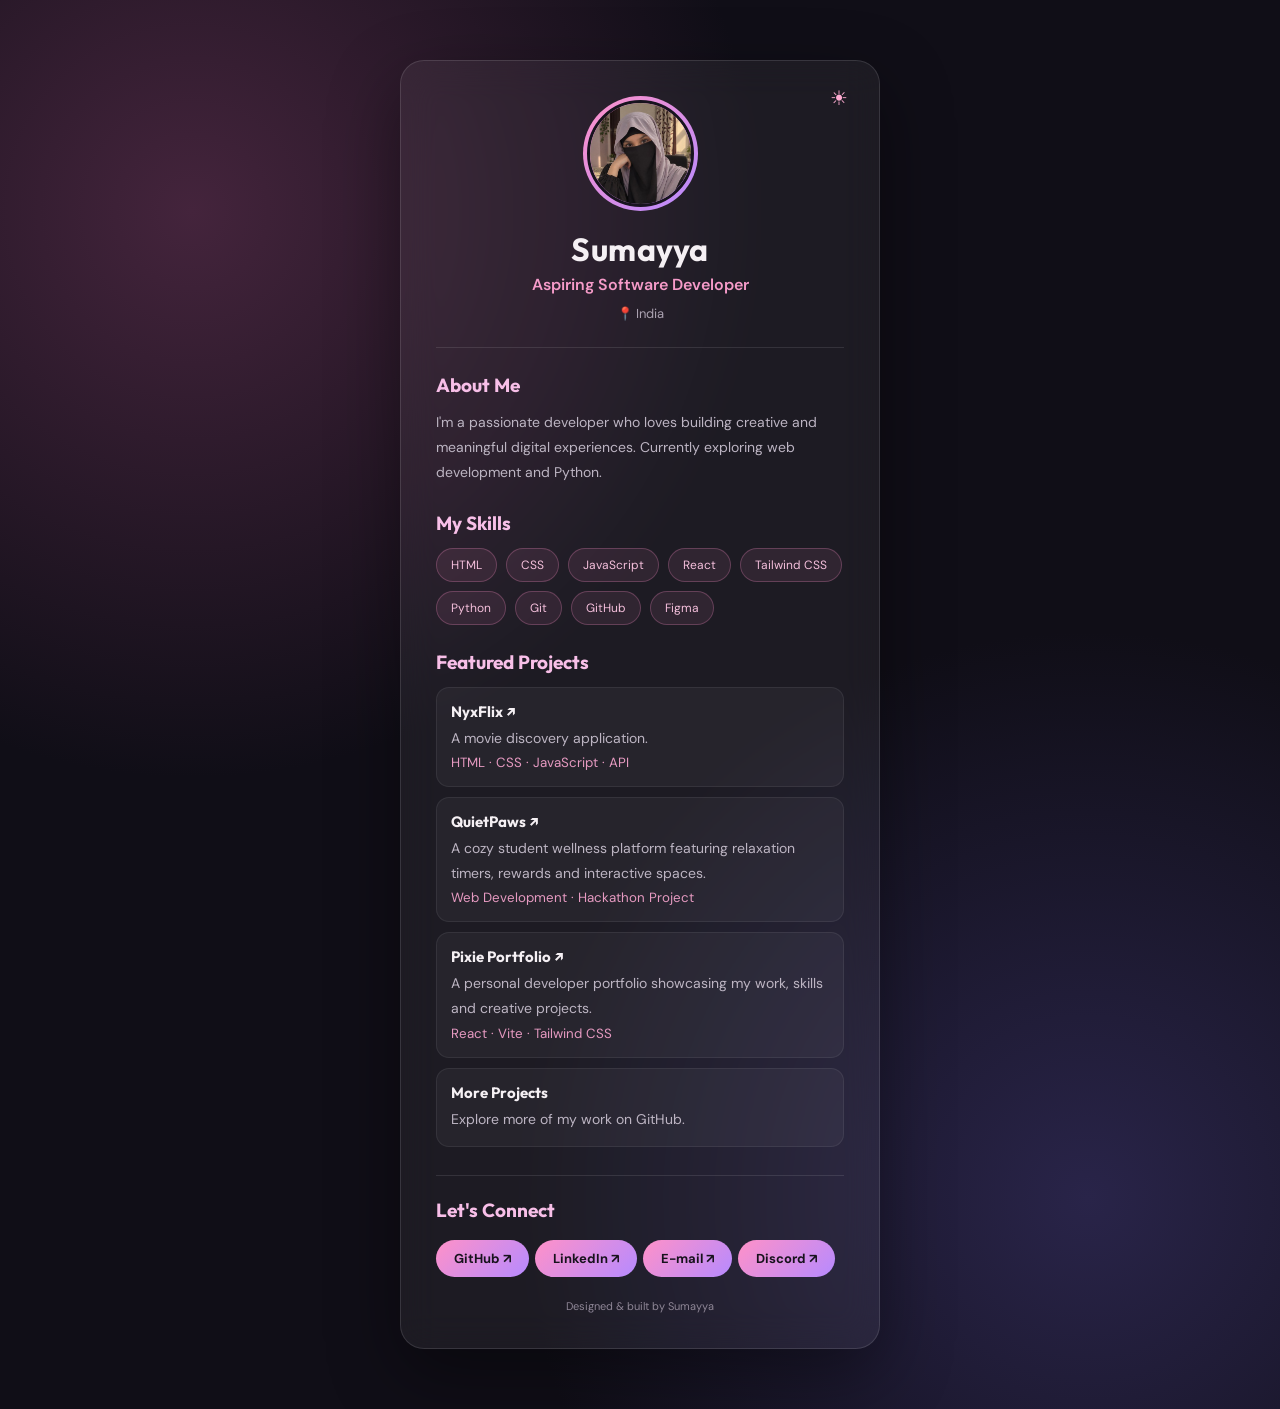
<file: task-01(portfolio-card)/index.html>
<!doctype html>
<html lang="en">
  <head>
    <meta charset="UTF-8" />
    <meta name="viewport" content="width=device-width, initial-scale=1.0" />
    <title>Sumayya | Developer Portfolio</title>
    <link rel="stylesheet" href="style.css" />
  </head>
  <body>
    <main class="portfolio-card">
      <header class="profile-header">
        <button id="theme-toggle" class="theme-toggle">☀</button>
        <div class="profile-image">
          <img src="images/profile.jpg" alt="Profile picture" />
        </div>

        <h1>Sumayya</h1>
        <p class="role">Aspiring Software Developer</p>
        <p class="location">📍 India</p>
      </header>

      <section class="about">
        <h2>About Me</h2>
        <p>
          I'm a passionate developer who loves building creative and meaningful
          digital experiences. Currently exploring web development and Python.
        </p>
      </section>

      <section class="skills">
        <h2>My Skills</h2>

        <div class="skill-list">
          <span>HTML</span>
          <span>CSS</span>
          <span>JavaScript</span>
          <span>React</span>
          <span>Tailwind CSS</span>
          <span>Python</span>
          <span>Git</span>
          <span>GitHub</span>
          <span>Figma</span>
        </div>
      </section>

      <section class="projects">
        <h2>Featured Projects</h2>

        <a
          href="https://nyxflix-pearl.vercel.app/"
          target="_blank"
          rel="noopener noreferrer"
          class="project-link"
        >
          <div class="project">
            <div class="project-top">
              <h3>NyxFlix ↗</h3>
            </div>
            <p>A movie discovery application.</p>
            <small>HTML · CSS · JavaScript · API</small>
          </div>
        </a>

        <a
          href="https://quietpaws.vercel.app/"
          target="_blank"
          rel="noopener noreferrer"
          class="project-link"
        >
          <div class="project">
            <div class="project-top">
              <h3>QuietPaws ↗</h3>
            </div>

            <p>
              A cozy student wellness platform featuring relaxation timers,
              rewards and interactive spaces.
            </p>

            <small>Web Development · Hackathon Project</small>
          </div>
        </a>

        <a
          href="https://7pixiee.github.io/Portfolio/"
          target="_blank"
          rel="noopener noreferrer"
          class="project-link"
        >
          <div class="project">
            <div class="project-top">
              <h3>Pixie Portfolio ↗</h3>
            </div>

            <p>
              A personal developer portfolio showcasing my work, skills and
              creative projects.
            </p>

            <small>React · Vite · Tailwind CSS</small>
          </div>
        </a>

        <a
          href="https://github.com/7pixiee"
          target="_blank"
          rel="noopener noreferrer"
          class="project-link"
        >
          <div class="project">
            <div class="project-top">
              <h3>More Projects</h3>
            </div>
            <p>Explore more of my work on GitHub.</p>
          </div>
        </a>
      </section>

      <footer class="contact">
        <h2>Let's Connect</h2>

        <div class="contact-links">
          <a
            href="https://github.com/7pixiee"
            target="_blank"
            rel="noopener noreferrer"
          >
            GitHub ↗
          </a>

          <a
            href="https://www.linkedin.com/in/sumayyabelal7/"
            target="_blank"
            rel="noopener noreferrer"
          >
            LinkedIn ↗
          </a>

          <a href="mailto:YOUR_EMAIL@gmail.com"> E-mail ↗ </a>

          <a
            href="https://discord.com/users/1358096025725833216"
            target="_blank"
            rel="noopener noreferrer"
          >
            Discord ↗
          </a>
        </div>

        <p class="footer-note">Designed & built by Sumayya</p>
      </footer>
    </main>

    <script src="script.js"></script>
  </body>
</html>
</file>
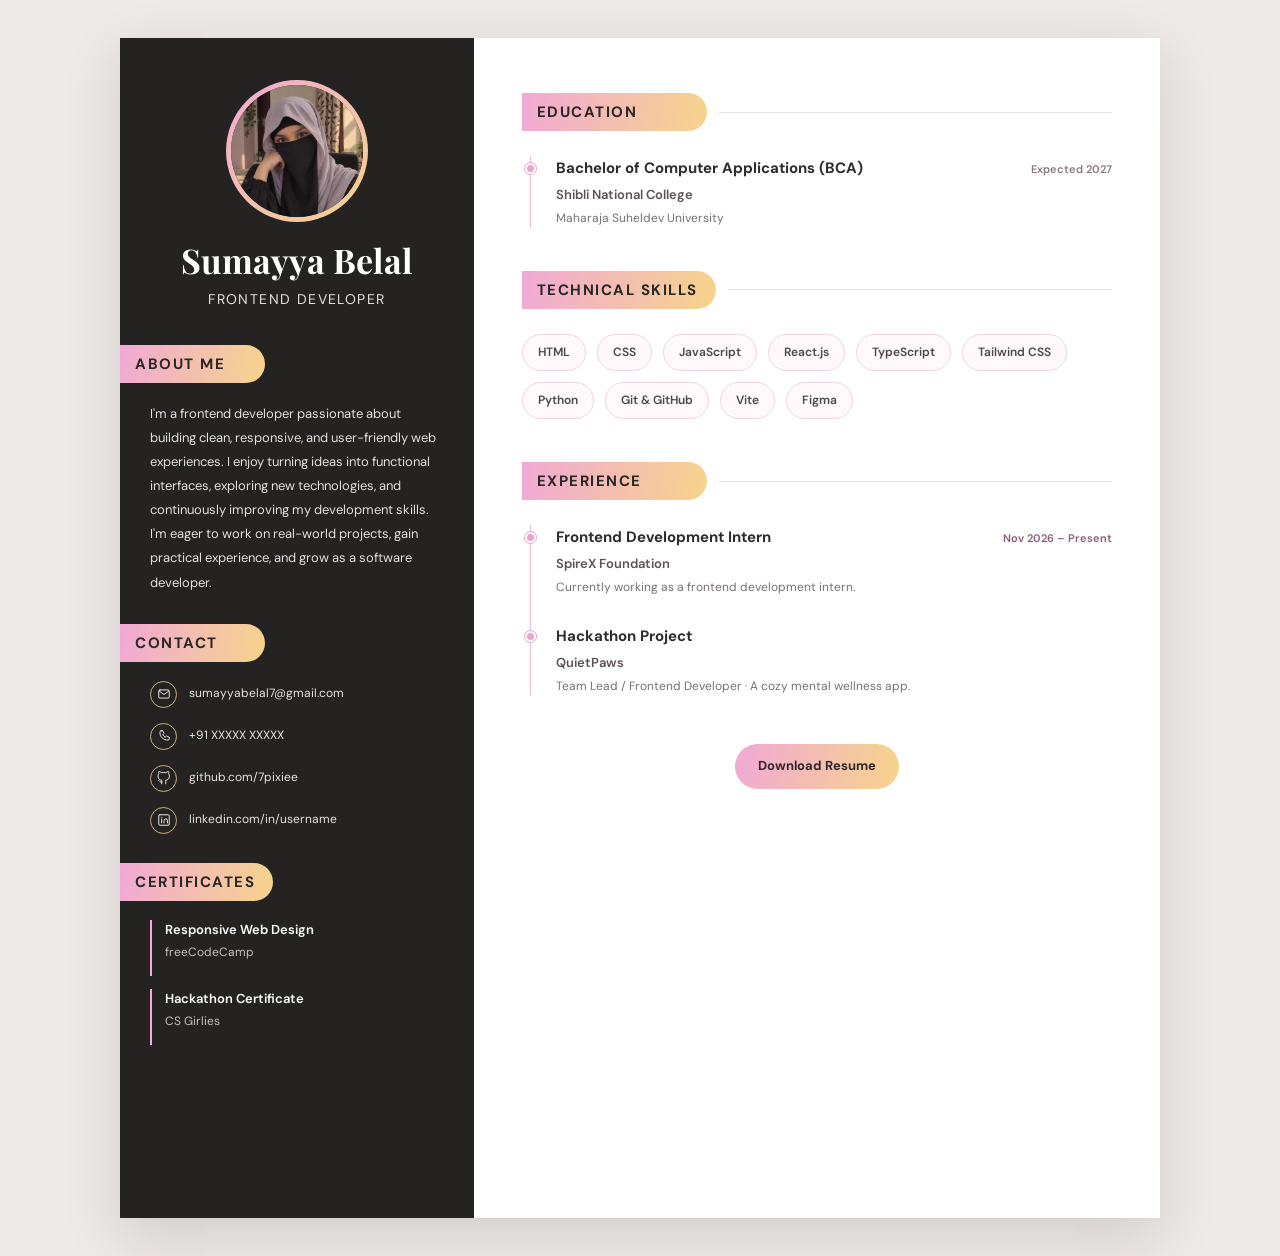
<file: task-02/index.html>
<!doctype html>
<html lang="en">
  <head>
    <meta charset="UTF-8" />
    <meta name="viewport" content="width=device-width, initial-scale=1.0" />
    <meta
      name="description"
      content="Sumayya Belal — Frontend Developer resume"
    />
    <title>Sumayya Belal | Frontend Developer</title>
    <link rel="preconnect" href="https://fonts.googleapis.com" />
    <link rel="preconnect" href="https://fonts.gstatic.com" crossorigin />
    <link
      href="https://fonts.googleapis.com/css2?family=DM+Sans:wght@400;500;600;700&family=Playfair+Display:wght@600;700&display=swap"
      rel="stylesheet"
    />
    <link rel="stylesheet" href="style.css" />
  </head>
  <body>
    <main class="resume">
      <aside class="sidebar">
        <header class="profile">
          <img class="profile-photo" src="profile.jpg" alt="Sumayya Belal" />
          <h1>Sumayya Belal</h1>
          <p class="job-title">Frontend Developer</p>
        </header>

        <section class="side-section about">
          <h2 class="section-heading"><span>About Me</span></h2>
          <p>
            I'm a frontend developer passionate about building clean,
            responsive, and user-friendly web experiences. I enjoy turning ideas
            into functional interfaces, exploring new technologies, and
            continuously improving my development skills. I'm eager to work on
            real-world projects, gain practical experience, and grow as a
            software developer.
          </p>
        </section>

        <section class="side-section contact">
          <h2 class="section-heading"><span>Contact</span></h2>
          <ul class="contact-list">
            <li>
              <span class="contact-icon" aria-hidden="true">
                <svg viewBox="0 0 24 24">
                  <rect x="3" y="5" width="18" height="14" rx="2" />
                  <path d="m4 7 8 6 8-6" />
                </svg>
              </span>
              <span>sumayyabelal7@gmail.com</span>
            </li>
            <li>
              <span class="contact-icon" aria-hidden="true">
                <svg viewBox="0 0 24 24">
                  <path
                    d="M7 3h3l2 5-2 2a15 15 0 0 0 4 4l2-2 5 2v3c0 1.1-.9 2-2 2C10.7 19 5 13.3 5 6c0-1.7.9-3 2-3Z"
                  />
                </svg>
              </span>
              <span>+91 XXXXX XXXXX</span>
            </li>
            <li>
              <span class="contact-icon" aria-hidden="true">
                <svg viewBox="0 0 24 24">
                  <path
                    d="M9 19c-4.3 1.4-4.3-2.5-6-3m12 6v-3.9c0-1.1.1-1.6-.5-2.2 3.3-.4 6.8-1.6 6.8-7.2a5.6 5.6 0 0 0-1.5-3.9 5.2 5.2 0 0 0-.1-3.9S18.5.5 15 3a13.5 13.5 0 0 0-7 0C4.5.5 3.3.9 3.3.9a5.2 5.2 0 0 0-.1 3.9 5.6 5.6 0 0 0-1.5 3.9c0 5.6 3.5 6.8 6.8 7.2-.6.5-.6 1.2-.5 2.2V22"
                  />
                </svg>
              </span>
              <a href="https://github.com/7pixiee" target="_blank"
                >github.com/7pixiee</a
              >
            </li>
            <li>
              <span class="contact-icon" aria-hidden="true">
                <svg viewBox="0 0 24 24">
                  <path
                    d="M5 3h14a2 2 0 0 1 2 2v14a2 2 0 0 1-2 2H5a2 2 0 0 1-2-2V5a2 2 0 0 1 2-2Z"
                  />
                  <path d="M8 10v7m0-10v.1M12 17v-4a3 3 0 0 1 6 0v4" />
                </svg>
              </span>
              <a href="https://linkedin.com/in/sumayyabelal7/" target="_blank"
                >linkedin.com/in/username</a
              >
            </li>
          </ul>
        </section>

        <section class="side-section certificates">
          <h2 class="section-heading"><span>Certificates</span></h2>
          <div class="certificate-item">
            <h3>
              <a href="certificates/certificate1.pdf" target="_blank">
                Responsive Web Design
              </a>
            </h3>
            <p>freeCodeCamp</p>
          </div>
          <div class="certificate-item">
            <h3>
              <a href="certificates/certificate2.pdf" target="_blank">
                Hackathon Certificate
              </a>
            </h3>
            <p>CS Girlies</p>
          </div>
        </section>
      </aside>

      <div class="main-content">
        <section class="main-section education">
          <h2 class="section-heading"><span>Education</span></h2>
          <div class="timeline">
            <article class="timeline-item">
              <span class="timeline-dot"></span>
              <div class="timeline-topline">
                <h3>Bachelor of Computer Applications (BCA)</h3>
                <span class="date">Expected 2027</span>
              </div>
              <p class="institution">Shibli National College</p>
              <p class="detail">Maharaja Suheldev University</p>
            </article>
          </div>
        </section>

        <section class="main-section skills">
          <h2 class="section-heading"><span>Technical Skills</span></h2>
          <div class="skills-grid">
            <span>HTML</span>
            <span>CSS</span>
            <span>JavaScript</span>
            <span>React.js</span>
            <span>TypeScript</span>
            <span>Tailwind CSS</span>
            <span>Python</span>
            <span>Git &amp; GitHub</span>
            <span>Vite</span>
            <span>Figma</span>
          </div>
        </section>

        <section class="main-section experience">
          <h2 class="section-heading"><span>Experience</span></h2>
          <div class="timeline">
            <article class="timeline-item">
              <span class="timeline-dot"></span>
              <div class="timeline-topline">
                <h3>Frontend Development Intern</h3>
                <span class="date ongoing">Nov 2026 – Present</span>
              </div>
              <p class="institution">SpireX Foundation</p>
              <p class="detail">
                Currently working as a frontend development intern.
              </p>
            </article>
            <article class="timeline-item">
              <span class="timeline-dot"></span>
              <div class="timeline-topline">
                <h3>Hackathon Project</h3>
              </div>
              <p class="institution">QuietPaws</p>
              <p class="detail">
                Team Lead / Frontend Developer · A cozy mental wellness app.
              </p>
            </article>
          </div>
        </section>

        <div class="download-wrap">
          <a
            href="resume/Sumayya_Belal_Resume.pdf"
            class="download-button"
            download="Sumayya_Belal_Resume.pdf"
          >
            Download Resume
          </a>
        </div>
      </div>
    </main>
    <script src="script.js"></script>
  </body>
</html>
</file>
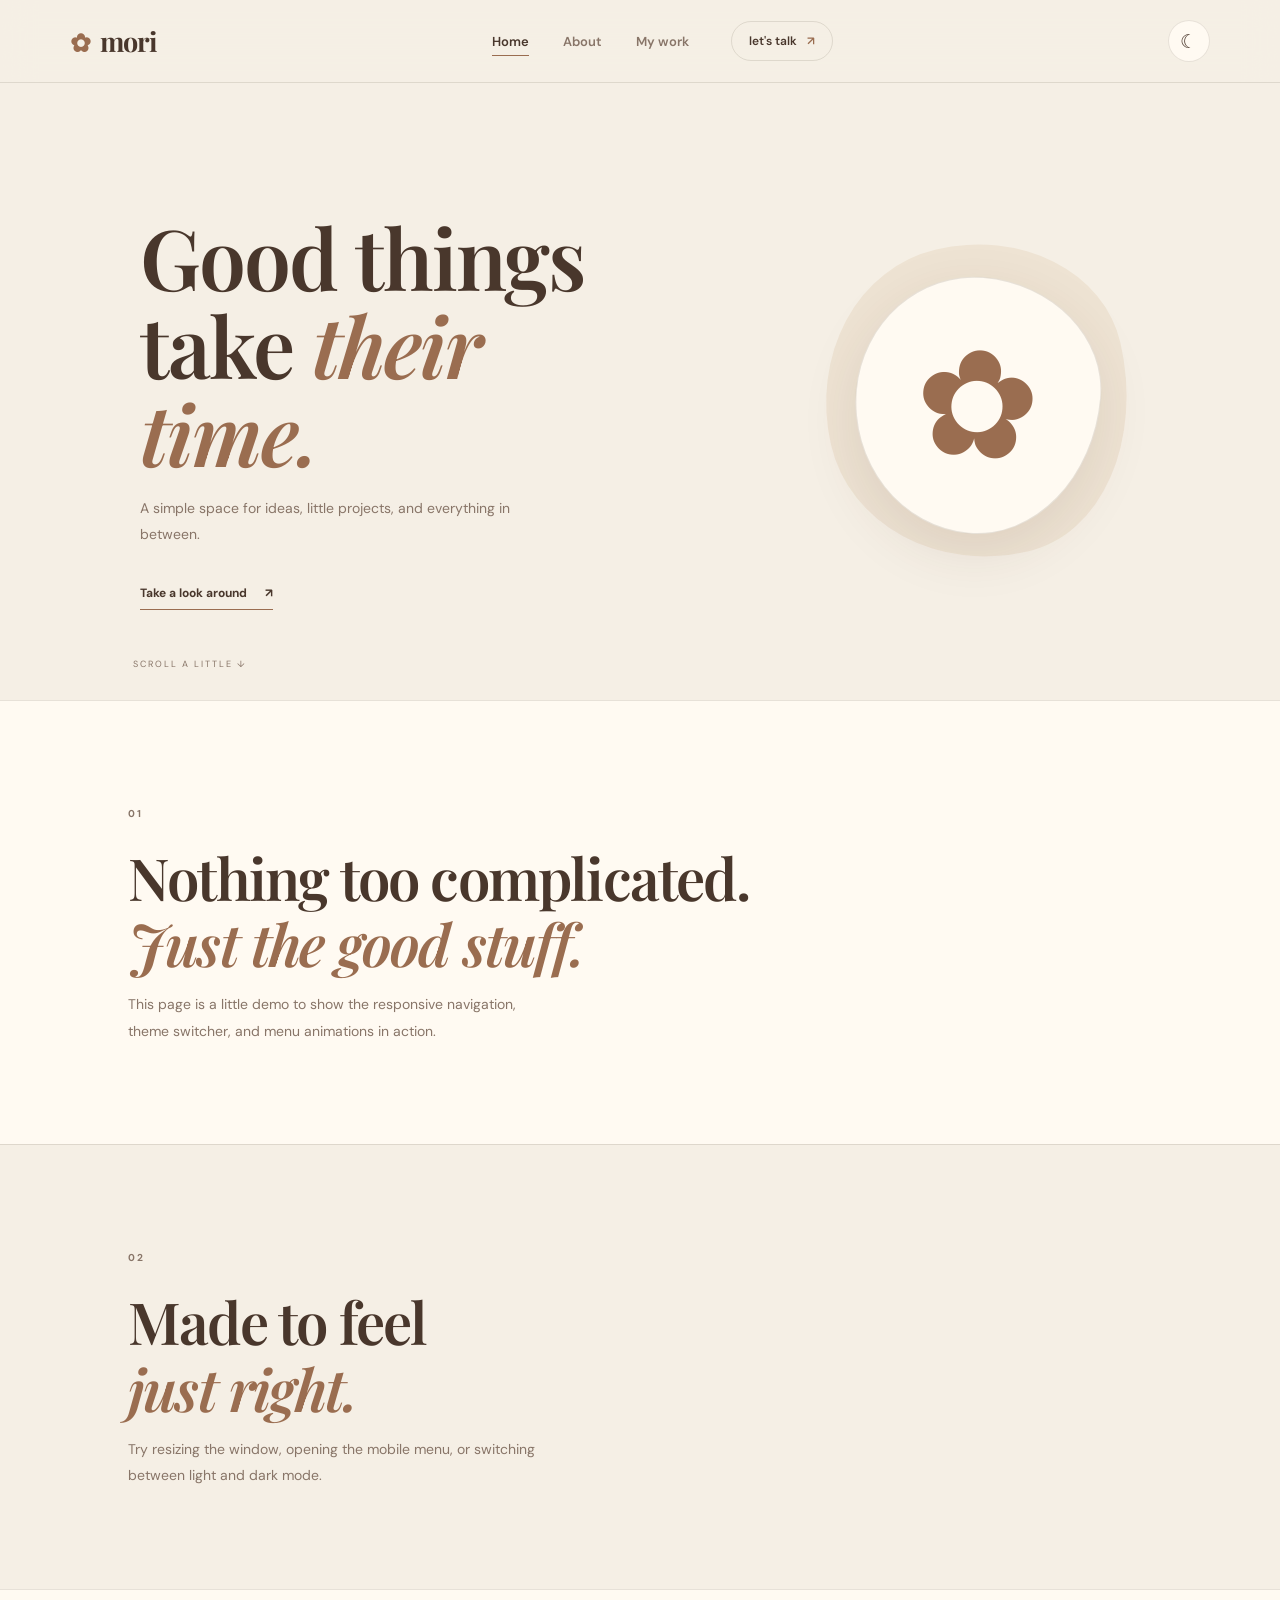
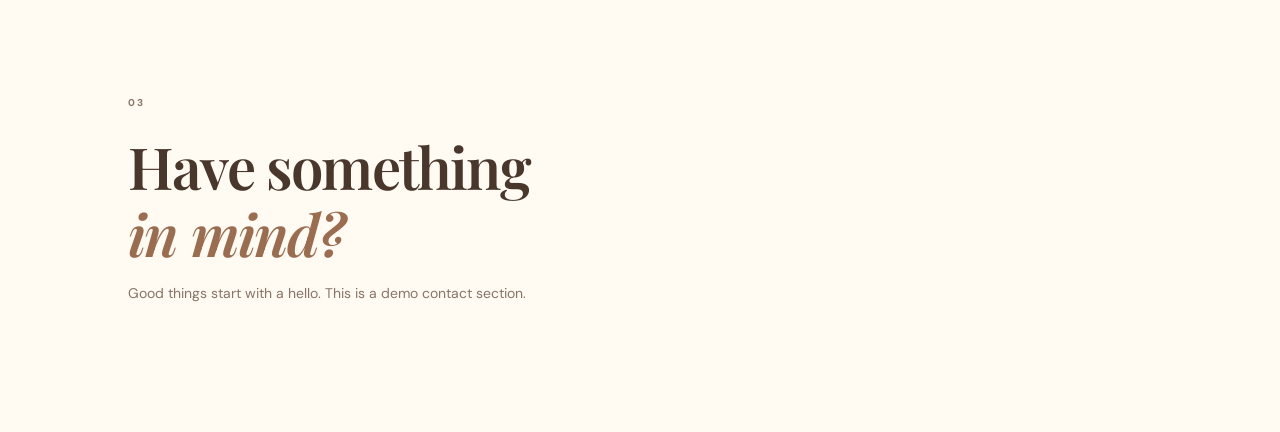
<file: task-03-toggle-menu/index.html>
<!DOCTYPE html>
<html lang="en">
<head>
  <meta charset="UTF-8">
  <meta name="viewport" content="width=device-width, initial-scale=1.0">
  <meta name="theme-color" content="#f5efe5">
  <title>mori</title>
  <link rel="preconnect" href="https://fonts.googleapis.com">
  <link rel="preconnect" href="https://fonts.gstatic.com" crossorigin>
  <link href="https://fonts.googleapis.com/css2?family=DM+Sans:wght@400;500;600;700&family=Playfair+Display:wght@600;700&display=swap" rel="stylesheet">
  <link rel="stylesheet" href="style.css">
</head>
<body>
  <header class="site-header">
    <nav class="navbar" aria-label="Main navigation">
      <a class="brand" href="#home" aria-label="mori home">
        <span class="brand-mark" aria-hidden="true">✿</span>
        <span>mori</span>
      </a>

      <div class="nav-panel" id="nav-panel">
        <ul class="nav-links">
          <li style="--i: 0"><a class="nav-link active" href="#home">Home</a></li>
          <li style="--i: 1"><a class="nav-link" href="#about">About</a></li>
          <li style="--i: 2"><a class="nav-link" href="#work">My work</a></li>
        </ul>
        <a class="nav-note" href="#contact">let's talk <span aria-hidden="true">↗</span></a>
      </div>

      <div class="nav-actions">
        <button class="theme-toggle" id="theme-toggle" type="button"
          aria-label="Switch to dark mode" title="Change theme">
          <span class="theme-icon" aria-hidden="true">☾</span>
        </button>
        <button class="menu-toggle" id="menu-toggle" type="button"
          aria-label="Open navigation menu" aria-expanded="false" aria-controls="nav-panel">
          <span></span><span></span>
        </button>
      </div>
    </nav>
  </header>

  <main>
    <section class="hero" id="home">
      <div class="hero-copy">
        <h1>Good things<br>take <em>their time.</em></h1>
        <p class="hero-text">A simple space for ideas, little projects, and everything in between.</p>
        <a class="hero-link" href="#work">Take a look around <span aria-hidden="true">↗</span></a>
      </div>
      <div class="hero-art" aria-label="Decorative illustration">
        <div class="sun-shape"></div>
        <div class="art-card">
          <span class="art-flower">✿</span>
        </div>
      </div>
      <span class="scroll-note">SCROLL A LITTLE ↓</span>
    </section>

    <section class="lower-section" id="about">
      <span class="section-kicker">01</span>
      <h2>Nothing too complicated.<br><em>Just the good stuff.</em></h2>
      <p>This page is a little demo to show the responsive navigation, theme switcher, and menu animations in action.</p>
    </section>
    <section class="lower-section work-section" id="work">
      <span class="section-kicker">02</span>
      <h2>Made to feel<br><em>just right.</em></h2>
      <p>Try resizing the window, opening the mobile menu, or switching between light and dark mode.</p>
    </section>
    <section class="lower-section contact-section" id="contact">
      <span class="section-kicker">03</span>
      <h2>Have something<br><em>in mind?</em></h2>
      <p>Good things start with a hello. This is a demo contact section.</p>
    </section>
  </main>

  <script src="script.js"></script>
</body>
</html>
</file>
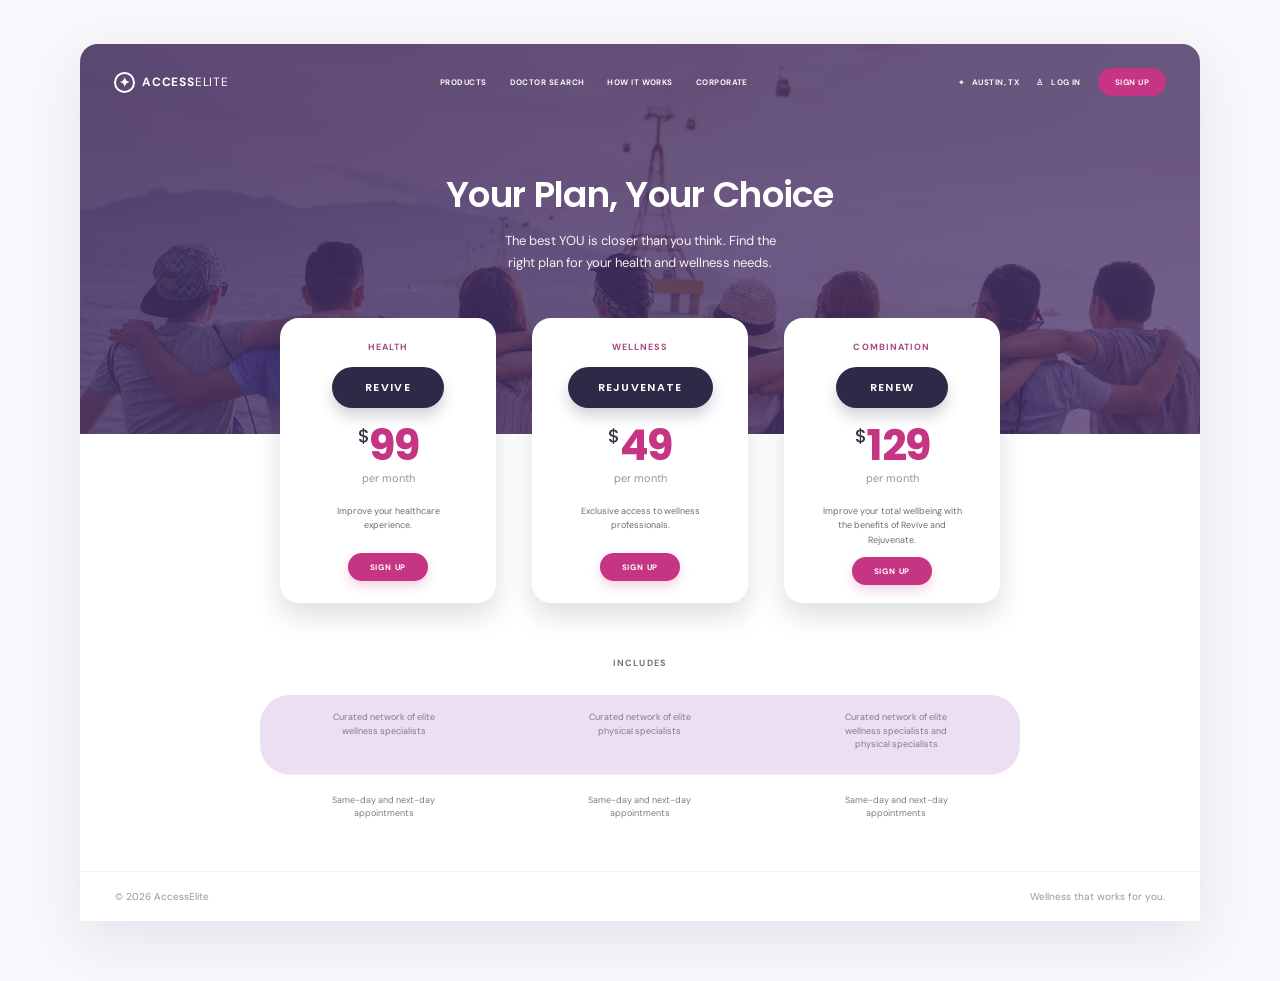
<file: task-04/index.html>
<!DOCTYPE html>
<html lang="en">
<head>
  <meta charset="UTF-8">
  <meta name="viewport" content="width=device-width, initial-scale=1.0">
  <meta name="description" content="Choose the wellness plan that works for you.">
  <title>AccessElite | Choose Your Plan</title>
  <link rel="preconnect" href="https://fonts.googleapis.com">
  <link rel="preconnect" href="https://fonts.gstatic.com" crossorigin>
  <link href="https://fonts.googleapis.com/css2?family=DM+Sans:wght@400;500;600;700&family=Poppins:wght@400;500;600;700&display=swap" rel="stylesheet">
  <link rel="stylesheet" href="style.css">
</head>
<body>
  <main class="page">

    <section class="pricing-page">
      <header class="hero">
        <nav class="navbar" aria-label="Main navigation">
          <a class="brand" href="#" aria-label="AccessElite home">
            <span class="brand-mark">✦</span>
            <span>ACCESS<span class="brand-light">ELITE</span></span>
          </a>

          <button class="menu-toggle" aria-label="Open navigation" aria-expanded="false">
            <span></span><span></span><span></span>
          </button>

          <div class="nav-links">
            <a href="#plans">Products</a>
            <a href="#features">Doctor search</a>
            <a href="#features">How it works</a>
            <a href="#features">Corporate</a>
          </div>

          <div class="nav-actions">
            <a href="#plans" class="location">⌖ &nbsp; Austin, TX</a>
            <a href="#signup" class="login-link">♙ &nbsp; Log in</a>
            <a href="#signup" class="nav-signup">Sign up</a>
          </div>
        </nav>

        <div class="hero-copy">
          <p class="eyebrow">A healthier you starts here</p>
          <h1>Your Plan, Your Choice</h1>
          <p>The best YOU is closer than you think. Find the<br class="desktop-break">
            right plan for your health and wellness needs.</p>
        </div>
      </header>

      <section class="plans" id="plans" aria-label="Pricing plans">
        <article class="plan-card">
          <p class="plan-type">Health</p>
          <div class="plan-pill">Revive</div>
          <div class="price"><span class="currency">$</span>99</div>
          <p class="per-month">per month</p>
          <p class="plan-description">Improve your healthcare<br> experience.</p>
          <button class="signup-button" data-plan="Revive">Sign up</button>
        </article>

        <article class="plan-card featured">
          <p class="plan-type">Wellness</p>
          <div class="plan-pill">Rejuvenate</div>
          <div class="price"><span class="currency">$</span>49</div>
          <p class="per-month">per month</p>
          <p class="plan-description">Exclusive access to wellness<br> professionals.</p>
          <button class="signup-button" data-plan="Rejuvenate">Sign up</button>
        </article>

        <article class="plan-card">
          <p class="plan-type">Combination</p>
          <div class="plan-pill">Renew</div>
          <div class="price"><span class="currency">$</span>129</div>
          <p class="per-month">per month</p>
          <p class="plan-description">Improve your total wellbeing with<br> the benefits of Revive and<br> Rejuvenate.</p>
          <button class="signup-button" data-plan="Renew">Sign up</button>
        </article>
      </section>

      <section class="features" id="features">
        <div class="feature-heading">Includes</div>
        <div class="feature-grid first-row">
          <div class="feature-item">
            Curated network of elite<br> wellness specialists
          </div>
          <div class="feature-item">
            Curated network of elite<br> physical specialists
          </div>
          <div class="feature-item">
            Curated network of elite<br> wellness specialists and<br> physical specialists
          </div>
        </div>
        <div class="feature-grid second-row">
          <div class="feature-item">Same-day and next-day<br> appointments</div>
          <div class="feature-item">Same-day and next-day<br> appointments</div>
          <div class="feature-item">Same-day and next-day<br> appointments</div>
        </div>
      </section>

      <footer class="footer">
        <span>© <span id="year"></span> AccessElite</span>
        <span>Wellness that works for you.</span>
      </footer>
    </section>
  </main>

  <div class="modal" id="signup" aria-hidden="true">
    <div class="modal-backdrop"></div>
    <div class="modal-card" role="dialog" aria-modal="true" aria-labelledby="modal-title">
      <button class="modal-close" aria-label="Close signup form">&times;</button>
      <p class="modal-kicker">Your next step</p>
      <h2 id="modal-title">Get started with <span id="chosen-plan">Revive</span></h2>
      <p class="modal-copy">Leave your details and we'll be in touch.</p>
      <form id="signup-form">
        <label for="full-name">Your name</label>
        <input id="full-name" name="name" type="text" placeholder="Enter your name" required>
        <label for="email">Email address</label>
        <input id="email" name="email" type="email" placeholder="you@example.com" required>
        <button type="submit" class="form-submit">Continue</button>
      </form>
      <p class="form-message" aria-live="polite"></p>
    </div>
  </div>

  <script src="script.js"></script>
</body>
</html>
</file>
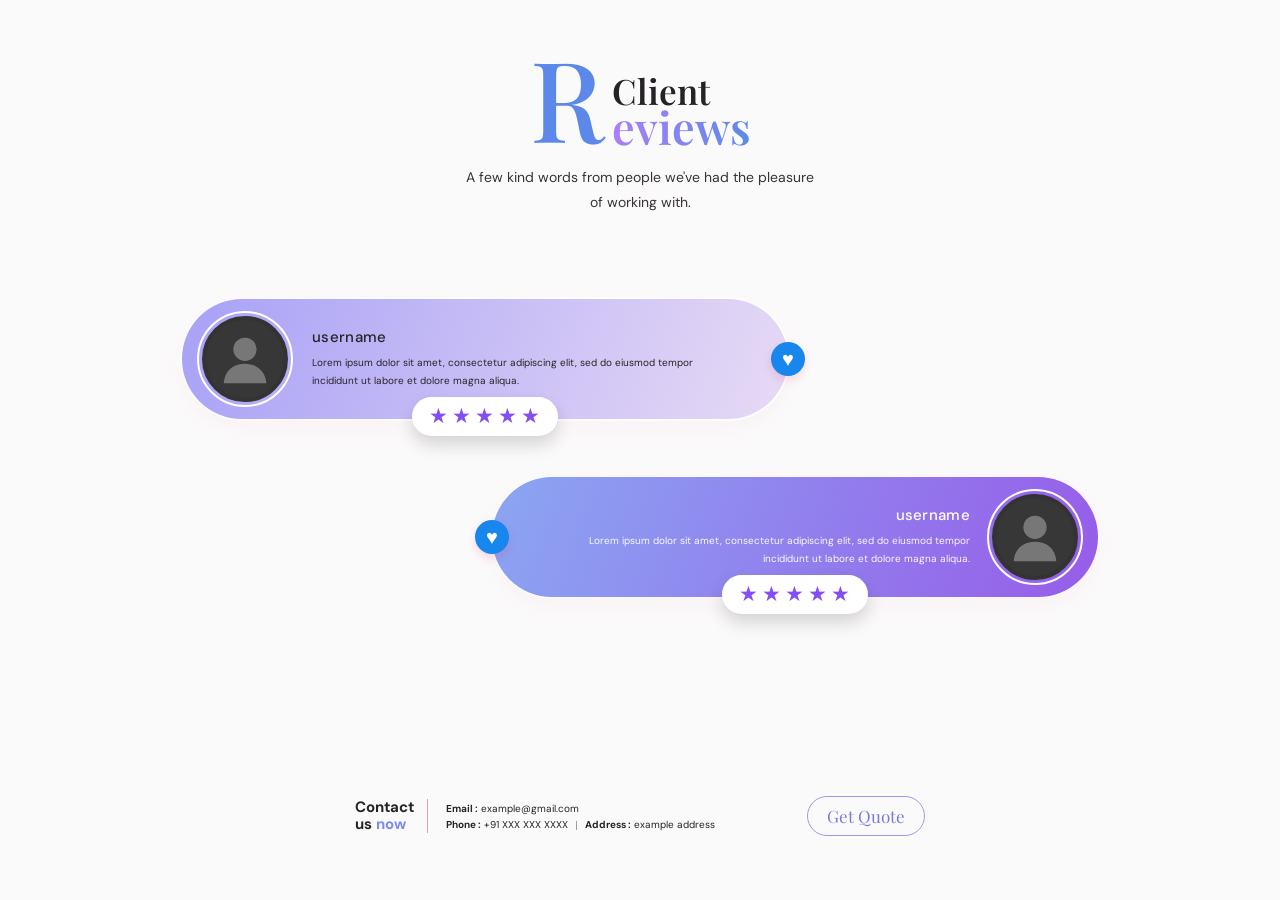
<file: task-05/index.html>
<!DOCTYPE html>
<html lang="en">
<head>
  <meta charset="UTF-8">
  <meta name="viewport" content="width=device-width, initial-scale=1.0">
  <meta name="description" content="Customer testimonials and client reviews.">
  <title>Client Reviews</title>
  <link rel="preconnect" href="https://fonts.googleapis.com">
  <link rel="preconnect" href="https://fonts.gstatic.com" crossorigin>
  <link href="https://fonts.googleapis.com/css2?family=DM+Sans:wght@400;500;600;700&family=Playfair+Display:wght@500;600;700&display=swap" rel="stylesheet">
  <link rel="stylesheet" href="style.css">
</head>
<body>
  <main class="page">
    <header class="intro">
      <h1 class="page-title"><span class="title-initial">R</span><span class="title-words"><span class="client-word">Client</span><span class="blue-word">eviews</span></span></h1>
      <p class="intro-copy">A few kind words from people we've had the pleasure<br class="desktop-break"> of working with.</p>
    </header>

    <section class="reviews" aria-label="Customer testimonials">
      <article class="review-card review-card--first">
        <div class="avatar" aria-label="Customer profile placeholder" role="img">
          <svg viewBox="0 0 64 64" aria-hidden="true">
            <circle cx="32" cy="22" r="12"/>
            <path d="M10 57c1-13 10-20 22-20s21 7 22 20"/>
          </svg>
        </div>
        <div class="review-copy">
          <h2>username</h2>
          <p>Lorem ipsum dolor sit amet, consectetur adipiscing elit, sed do eiusmod tempor incididunt ut labore et dolore magna aliqua.</p>
        </div>
        <button class="heart-button" type="button" aria-label="Save this review" aria-pressed="false"><span aria-hidden="true">♥</span></button>
        <div class="rating" aria-label="Rated 5 out of 5 stars"><span>★</span><span>★</span><span>★</span><span>★</span><span>★</span></div>
      </article>

      <article class="review-card review-card--second">
        <div class="avatar" aria-label="Customer profile placeholder" role="img">
          <svg viewBox="0 0 64 64" aria-hidden="true">
            <circle cx="32" cy="22" r="12"/>
            <path d="M10 57c1-13 10-20 22-20s21 7 22 20"/>
          </svg>
        </div>
        <div class="review-copy">
          <h2>username</h2>
          <p>Lorem ipsum dolor sit amet, consectetur adipiscing elit, sed do eiusmod tempor incididunt ut labore et dolore magna aliqua.</p>
        </div>
        <button class="heart-button" type="button" aria-label="Save this review" aria-pressed="false"><span aria-hidden="true">♥</span></button>
        <div class="rating" aria-label="Rated 5 out of 5 stars"><span>★</span><span>★</span><span>★</span><span>★</span><span>★</span></div>
      </article>
    </section>

    <footer class="contact-row">
      <div class="contact-heading">Contact<br>us <span>now</span></div>
      <div class="contact-details">
        <p><strong>Email :</strong> example@gmail.com</p>
        <p><strong>Phone :</strong> +91 XXX XXX XXXX <i></i> <strong>Address :</strong> example address</p>
      </div>
      <a class="quote-button" href="mailto:hello@example.com?subject=Get%20a%20quote">Get Quote</a>
    </footer>
    <p class="saved-message" aria-live="polite"></p>
  </main>
  <script src="script.js"></script>
</body>
</html>
</file>
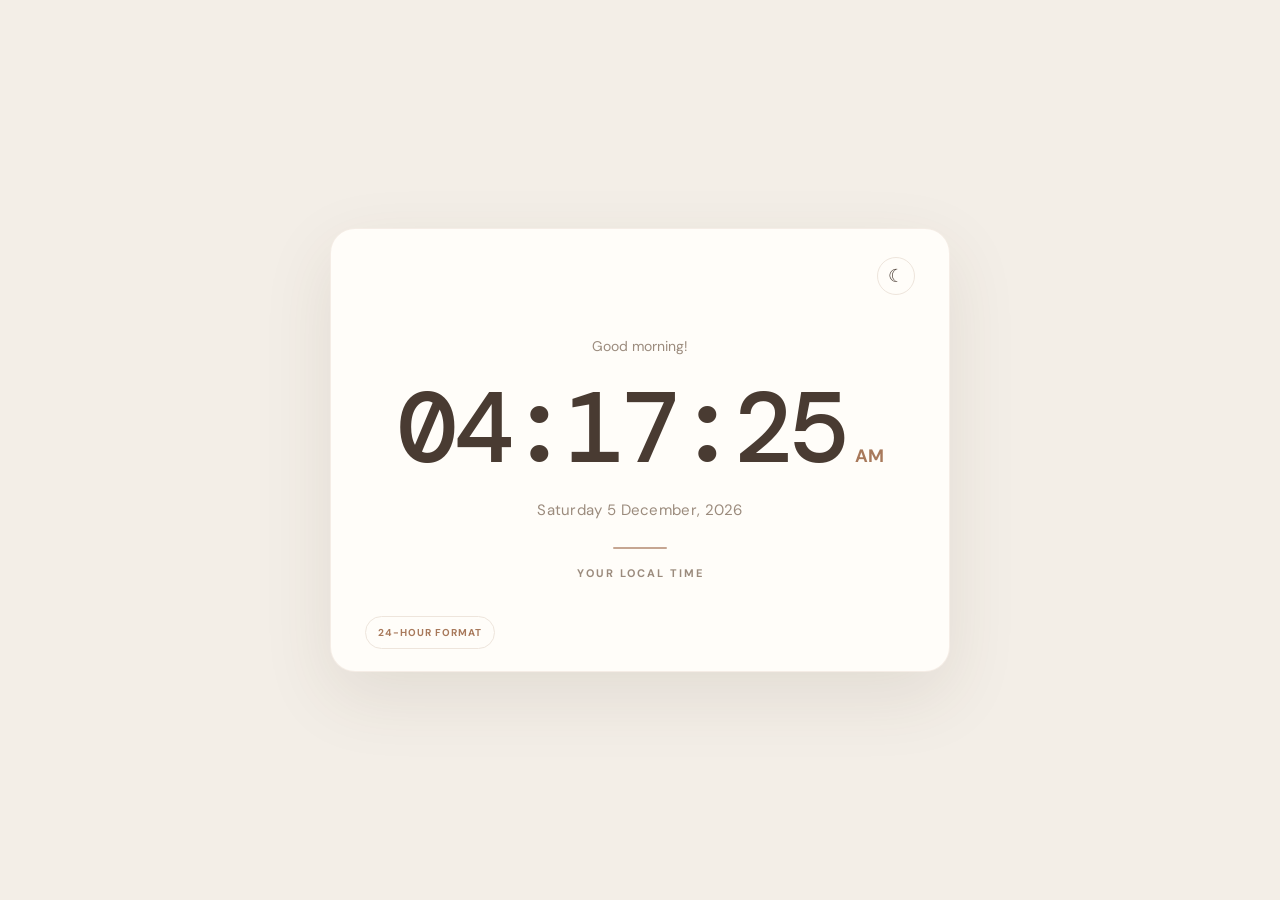
<file: task-06/index.html>
<!doctype html>
<html lang="en">
  <head>
    <meta charset="UTF-8" />
    <meta name="viewport" content="width=device-width, initial-scale=1.0" />
    <meta
      name="description"
      content="A simple, responsive real-time digital clock."
    />
    <title>Digital Clock</title>
    <link rel="preconnect" href="https://fonts.googleapis.com" />
    <link rel="preconnect" href="https://fonts.gstatic.com" crossorigin />
    <link
      href="https://fonts.googleapis.com/css2?family=DM+Mono:wght@400;500&family=DM+Sans:wght@400;500;600;700&display=swap"
      rel="stylesheet"
    />

    <link rel="stylesheet" href="style.css" />
  </head>
  <body>
    <main class="clock-card">
      <div class="top-row">
        <button
          class="theme-button"
          id="themeButton"
          type="button"
          aria-label="Switch colour theme"
        >
          ☾
        </button>
      </div>

      <section class="clock-content" aria-label="Current time">
        <p class="greeting" id="greeting">A little moment in time</p>
        <div class="time-wrap">
          <time class="time" id="clock" aria-live="off">00:00:00</time>
          <span class="period" id="period">AM</span>
        </div>
        <p class="date" id="date">Loading date...</p>
        <div class="divider"></div>
        <p class="timezone">YOUR LOCAL TIME</p>
      </section>

      <div class="bottom-row">
        <button class="format-button" id="formatButton" type="button">
          24-HOUR FORMAT
        </button>
      </div>
    </main>
    <script src="script.js"></script>
  </body>
</html>
</file>
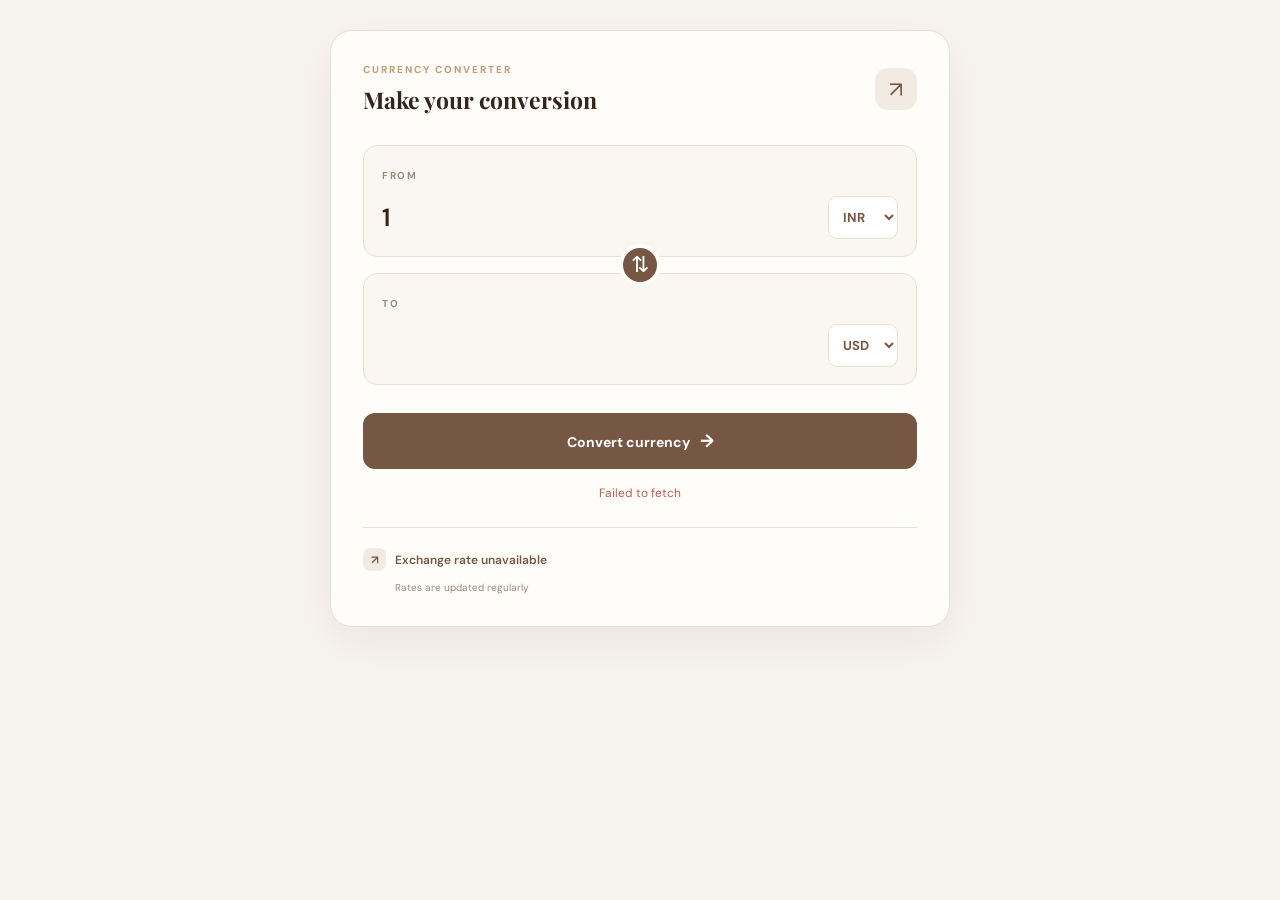
<file: task-07/index.html>
<!DOCTYPE html>
<html lang="en">
<head>
  <meta charset="UTF-8">
  <meta name="viewport" content="width=device-width, initial-scale=1.0">
  <title>Currency Converter</title>
  <link rel="preconnect" href="https://fonts.googleapis.com">
  <link rel="preconnect" href="https://fonts.gstatic.com" crossorigin>
  <link href="https://fonts.googleapis.com/css2?family=DM+Sans:wght@400;500;600;700&family=Playfair+Display:wght@600;700&display=swap" rel="stylesheet">
  <link rel="stylesheet" href="style.css">
</head>
<body>
  <main class="container">

    <section class="converter-card">
      <div class="card-heading">
        <div>
          <p class="small-label">CURRENCY CONVERTER</p>
          <h2>Make your conversion</h2>
        </div>
        <div class="card-icon">↗</div>
      </div>

      <div class="conversion-area">
        <div class="currency-box">
          <label for="amount">FROM</label>
          <div class="currency-input">
            <input type="number" id="amount" value="1" min="0" step="any" aria-label="Amount to convert">
            <select id="fromCurrency" aria-label="From currency">
              <option value="USD">USD</option><option value="INR" selected>INR</option>
              <option value="EUR">EUR</option><option value="GBP">GBP</option>
              <option value="AED">AED</option><option value="JPY">JPY</option>
              <option value="CAD">CAD</option><option value="AUD">AUD</option>
              <option value="CNY">CNY</option><option value="SAR">SAR</option>
              <option value="SGD">SGD</option><option value="CHF">CHF</option>
              <option value="PKR">PKR</option><option value="BDT">BDT</option>
            </select>
          </div>
        </div>

        <div class="swap-wrapper">
          <button class="swap-btn" id="swapBtn" aria-label="Swap currencies">⇅</button>
        </div>

        <div class="currency-box">
          <label for="toCurrency">TO</label>
          <div class="currency-input">
            <input type="text" id="result" value="0.00" readonly aria-label="Converted amount">
            <select id="toCurrency" aria-label="To currency">
              <option value="USD" selected>USD</option><option value="INR">INR</option>
              <option value="EUR">EUR</option><option value="GBP">GBP</option>
              <option value="AED">AED</option><option value="JPY">JPY</option>
              <option value="CAD">CAD</option><option value="AUD">AUD</option>
              <option value="CNY">CNY</option><option value="SAR">SAR</option>
              <option value="SGD">SGD</option><option value="CHF">CHF</option>
              <option value="PKR">PKR</option><option value="BDT">BDT</option>
            </select>
          </div>
        </div>
      </div>

      <button class="convert-btn" id="convertBtn">Convert currency <span>→</span></button>
      <p class="message" id="message" role="status" aria-live="polite">Getting the latest exchange rates...</p>

      <div class="result-info">
        <div><span class="info-icon">↗</span><span id="rateInfo">Exchange rate will appear here</span></div>
        <p id="lastUpdated">Rates are updated regularly</p>
      </div>
    </section>

  </main>
  <script src="script.js"></script>
</body>
</html>
</file>
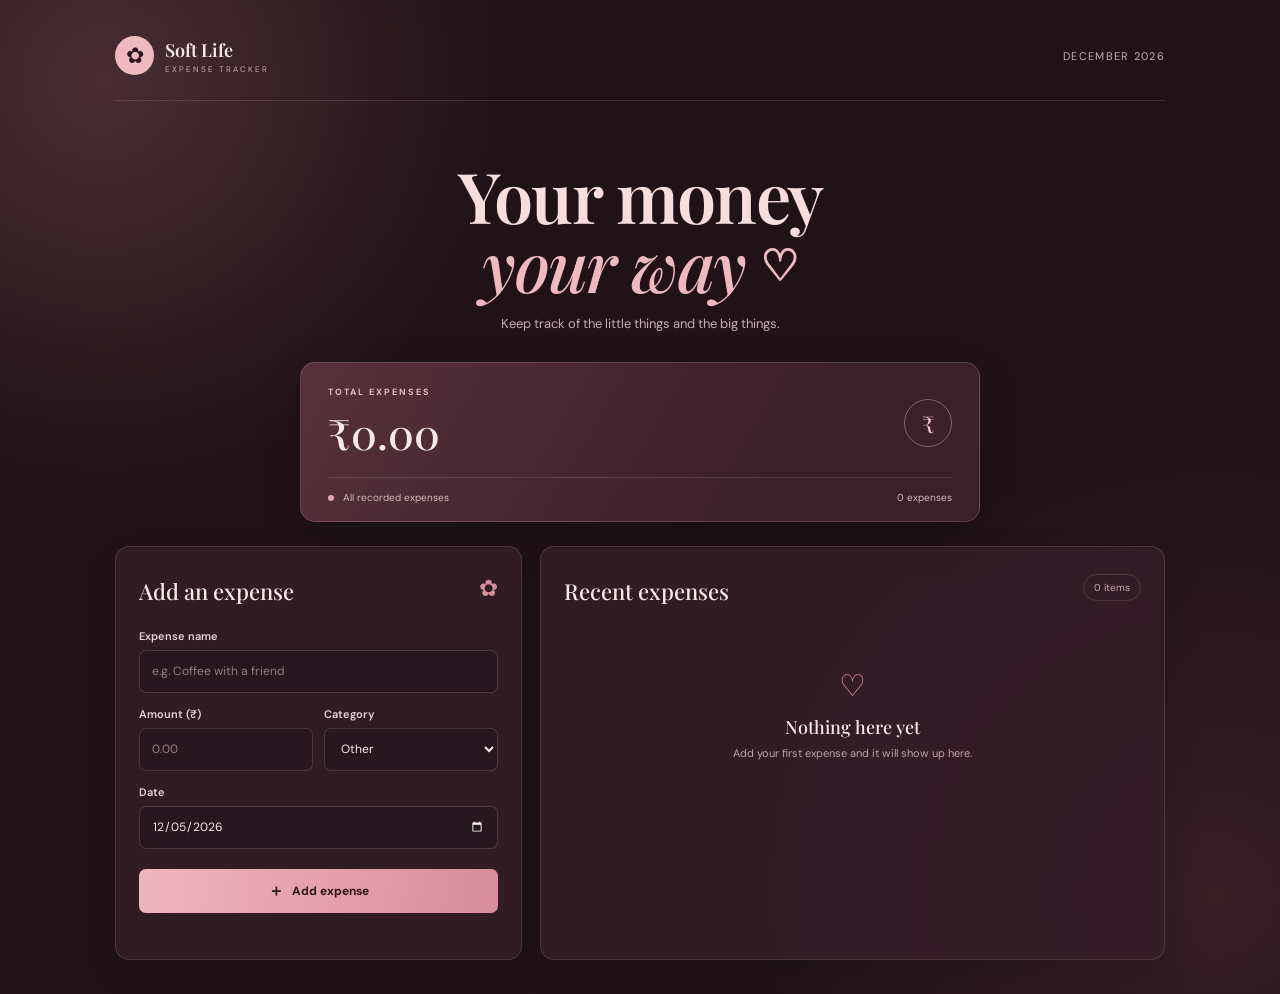
<file: task-08/index.html>
<!DOCTYPE html>
<html lang="en">
<head>
  <meta charset="UTF-8">
  <meta name="viewport" content="width=device-width, initial-scale=1.0">
  <meta name="theme-color" content="#2b171d">
  <title>Soft Life — Expense Tracker</title>
  <link rel="preconnect" href="https://fonts.googleapis.com">
  <link rel="preconnect" href="https://fonts.gstatic.com" crossorigin>
  <link href="https://fonts.googleapis.com/css2?family=DM+Sans:wght@400;500;600;700&family=Playfair+Display:wght@500;600;700&display=swap" rel="stylesheet">
  <link rel="stylesheet" href="style.css">
</head>
<body>
  <main class="app">
    <header class="topbar">
      <a class="brand" href="#" aria-label="Soft Life home">
        <span class="brand-mark">✿</span>
        <span><strong>Soft Life</strong><small>EXPENSE TRACKER</small></span>
      </a>
      <span class="date-label" id="todayLabel"></span>
    </header>

    <section class="intro">
      <h1>Your money<br><em>your way</em> <span class="heart">♡</span></h1>
      <p class="intro-copy">Keep track of the little things and the big things.</p>
    </section>

    <section class="summary-card" aria-live="polite">
      <div class="summary-top">
        <div>
          <p class="card-label">TOTAL EXPENSES</p>
          <h2 id="totalAmount">₹0.00</h2>
        </div>
        <div class="summary-icon">₹</div>
      </div>
      <div class="summary-bottom">
        <span><i class="status-dot"></i> All recorded expenses</span>
        <span id="expenseCount">0 expenses</span>
      </div>
    </section>

    <section class="content-grid">
      <section class="panel add-panel">
        <div class="section-heading">
          <div>
            <h2>Add an expense</h2>
          </div>
          <span class="heading-flower">✿</span>
        </div>

        <form id="expenseForm">
          <label for="expenseName">Expense name</label>
          <input id="expenseName" type="text" placeholder="e.g. Coffee with a friend" maxlength="60" required>

          <div class="form-row">
            <div>
              <label for="expenseAmount">Amount (₹)</label>
              <input id="expenseAmount" type="number" placeholder="0.00" min="0.01" step="0.01" required>
            </div>
            <div>
              <label for="expenseCategory">Category</label>
              <select id="expenseCategory" required>
                <option value="Food">Food</option>
                <option value="Shopping">Shopping</option>
                <option value="Travel">Travel</option>
                <option value="Bills">Bills</option>
                <option value="Other" selected>Other</option>
              </select>
            </div>
          </div>

          <label for="expenseDate">Date</label>
          <input id="expenseDate" type="date" required>

          <button class="add-button" type="submit"><span>＋</span> Add expense</button>
          <p class="form-note" id="formMessage" role="status"></p>
        </form>
      </section>

      <section class="panel list-panel">
        <div class="section-heading list-heading">
          <div>
            <h2>Recent expenses</h2>
          </div>
          <span class="list-count" id="listCount">0 items</span>
        </div>
        <div class="expense-list" id="expenseList">
          <div class="empty-state">
            <span class="empty-icon">♡</span>
            <h3>Nothing here yet</h3>
            <p>Add your first expense and it will show up here.</p>
          </div>
        </div>
      </section>
    </section>

  </main>
  <script src="script.js"></script>
</body>
</html>
</file>
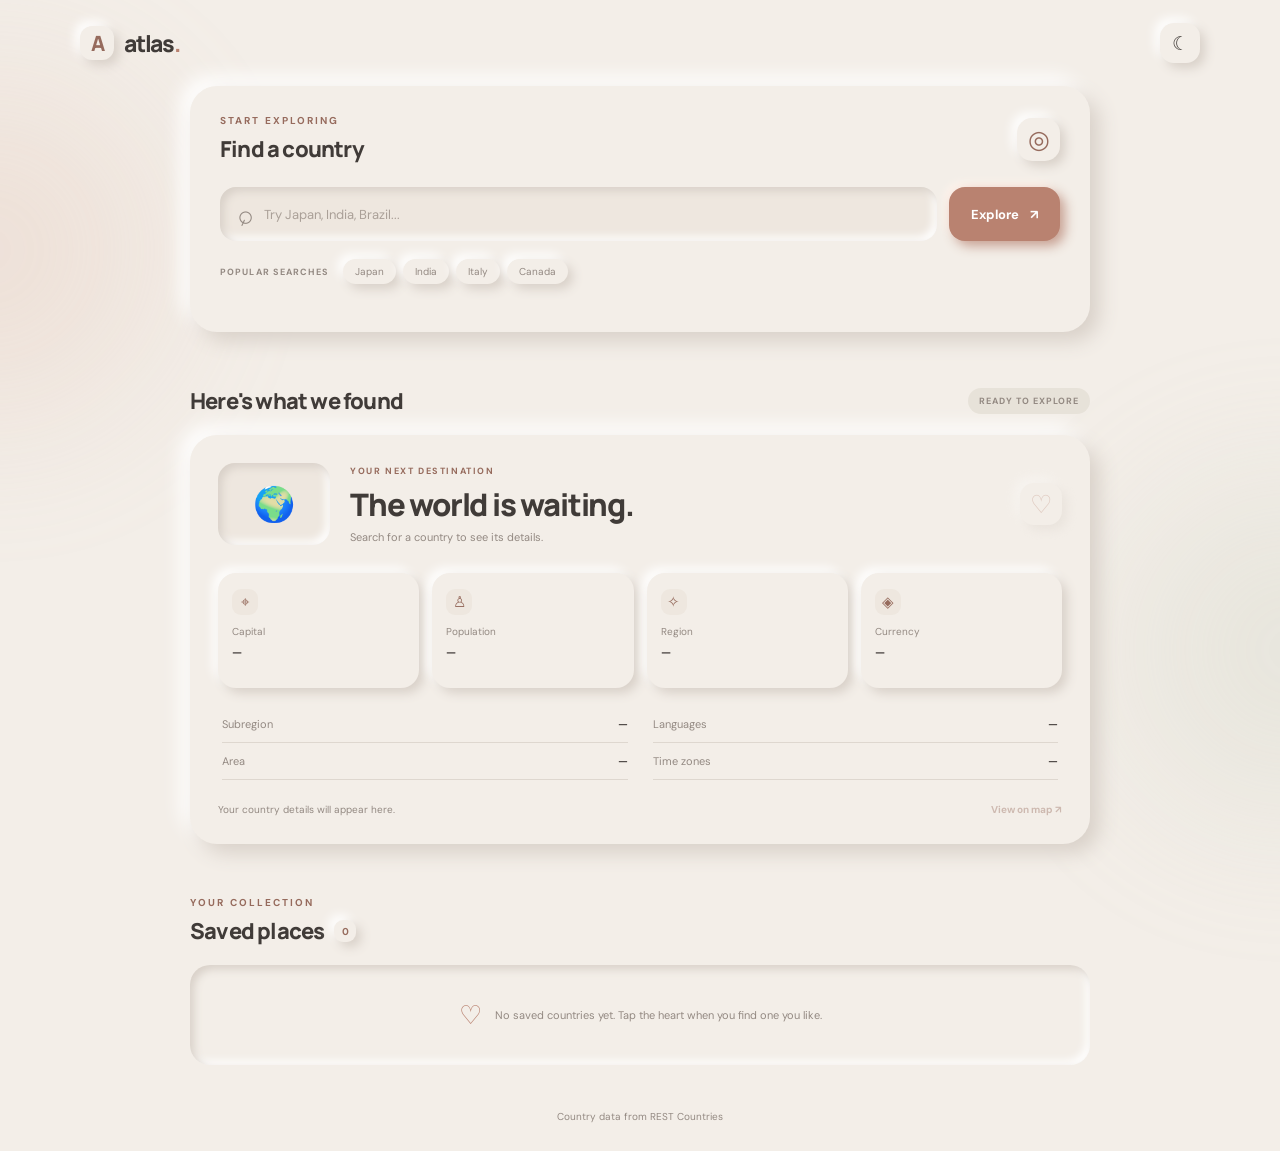
<file: task-09/index.html>
<!DOCTYPE html>
<html lang="en">
<head>
  <meta charset="UTF-8">
  <meta name="viewport" content="width=device-width, initial-scale=1.0">
  <meta name="theme-color" content="#f3eee8">
  <title>Atlas — Country Information</title>
  <link rel="preconnect" href="https://fonts.googleapis.com">
  <link rel="preconnect" href="https://fonts.gstatic.com" crossorigin>
  <link href="https://fonts.googleapis.com/css2?family=DM+Sans:wght@400;500;600;700&family=Manrope:wght@400;500;600;700;800&display=swap" rel="stylesheet">
  <link rel="stylesheet" href="style.css">
</head>
<body>
  <div class="page-glow glow-one"></div>
  <div class="page-glow glow-two"></div>

  <header class="topbar">
    <a class="brand" href="#" aria-label="Atlas home">
      <span class="brand-mark">A</span>
      <span>atlas<span class="brand-dot">.</span></span>
    </a>
   
    <button class="theme-toggle" id="themeToggle" aria-label="Toggle dark mode" title="Toggle theme">
      <span id="themeIcon">☾</span>
    </button>
  </header>

  <main class="main-wrap">
   
    <section class="search-panel clay-card">
      <div class="search-heading">
        <div>
          <p class="section-kicker">START EXPLORING</p>
          <h2>Find a country</h2>
        </div>
        <span class="globe-icon" aria-hidden="true">◎</span>
      </div>
      <form id="searchForm" class="search-form">
        <div class="search-box">
          <span class="search-icon" aria-hidden="true">⌕</span>
          <input id="countryInput" type="search" placeholder="Try Japan, India, Brazil..." autocomplete="off" aria-label="Search for a country">
          <button class="clear-btn" id="clearBtn" type="button" aria-label="Clear search">×</button>
        </div>
        <button class="search-btn" type="submit">Explore <span>↗</span></button>
      </form>
      <div class="search-bottom">
        <span>POPULAR SEARCHES</span>
        <div class="quick-searches">
          <button type="button" data-country="Japan">Japan</button>
          <button type="button" data-country="India">India</button>
          <button type="button" data-country="Italy">Italy</button>
          <button type="button" data-country="Canada">Canada</button>
        </div>
      </div>
      <p class="error-message" id="errorMessage" role="status"></p>
    </section>

    <section class="result-section" id="resultSection" aria-live="polite">
      <div class="section-title-row">
        <div>
          <h2>Here's what we found</h2>
        </div>
        <span class="result-label" id="resultLabel">READY TO EXPLORE</span>
      </div>

      <div class="country-card clay-card" id="countryCard">
        <div class="country-top">
          <div class="flag-wrap" id="flagWrap">
            <div class="flag-placeholder">🌍</div>
          </div>
          <div class="country-title">
            <p class="country-code" id="countryCode">YOUR NEXT DESTINATION</p>
            <h3 id="countryName">The world is waiting.</h3>
            <p id="countryOfficial" class="official-name">Search for a country to see its details.</p>
          </div>
          <button class="save-btn" id="saveBtn" type="button" title="Save country" aria-label="Save country" disabled>♡</button>
        </div>

        <div class="country-details">
          <div class="detail-tile">
            <span class="detail-icon">⌖</span>
            <span class="detail-label">Capital</span>
            <strong id="capital">—</strong>
          </div>
          <div class="detail-tile">
            <span class="detail-icon">♙</span>
            <span class="detail-label">Population</span>
            <strong id="population">—</strong>
          </div>
          <div class="detail-tile">
            <span class="detail-icon">✧</span>
            <span class="detail-label">Region</span>
            <strong id="region">—</strong>
          </div>
          <div class="detail-tile">
            <span class="detail-icon">◈</span>
            <span class="detail-label">Currency</span>
            <strong id="currency">—</strong>
          </div>
        </div>

        <div class="extra-details">
          <div><span>Subregion</span><strong id="subregion">—</strong></div>
          <div><span>Languages</span><strong id="languages">—</strong></div>
          <div><span>Area</span><strong id="area">—</strong></div>
          <div><span>Time zones</span><strong id="timezones">—</strong></div>
        </div>
        <div class="country-footer">
          <span id="countryHint">Your country details will appear here.</span>
          <a id="mapLink" href="#" target="_blank" rel="noopener noreferrer" class="map-link" aria-disabled="true">View on map ↗</a>
        </div>
      </div>
    </section>

    <section class="saved-section">
      <div class="section-title-row saved-title-row">
        <div>
          <p class="section-kicker">YOUR COLLECTION</p>
          <h2>Saved places <span class="saved-count" id="savedCount">0</span></h2>
        </div>
        <button class="text-button" id="clearSavedBtn" type="button">Clear all</button>
      </div>
      <div class="saved-list" id="savedList">
        <div class="empty-saved"><span>♡</span><p>No saved countries yet. Tap the heart when you find one you like.</p></div>
      </div>
    </section>

    <footer class="footer">
      <span>Country data from REST Countries</span>
    </footer>
  </main>
  <script src="script.js"></script>
</body>
</html>
</file>
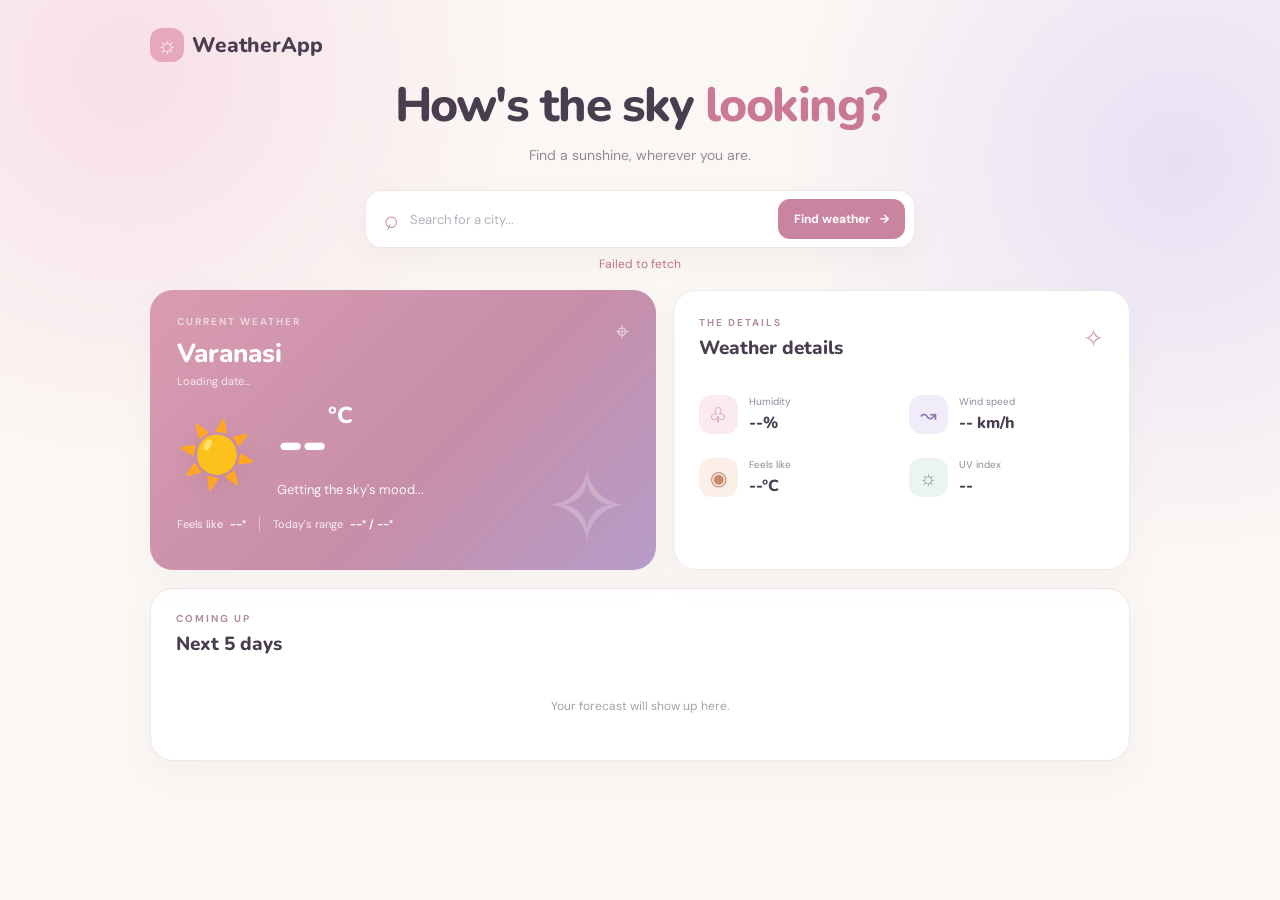
<file: task-10/index.html>
<!DOCTYPE html>
<html lang="en">
<head>
  <meta charset="UTF-8">
  <meta name="viewport" content="width=device-width, initial-scale=1.0">
  <title>Weather App</title>
  <link rel="preconnect" href="https://fonts.googleapis.com">
  <link rel="preconnect" href="https://fonts.gstatic.com" crossorigin>
  <link href="https://fonts.googleapis.com/css2?family=DM+Sans:wght@400;500;600;700&family=Nunito:wght@400;500;600;700;800&display=swap" rel="stylesheet">
  <link rel="stylesheet" href="style.css">
</head>
<body>
  <main class="app">
    <header class="topbar">
      <a class="brand" href="#"><span class="brand-icon">☼</span> WeatherApp</a>
    </header>

    <section class="intro">
      <h1>How's the sky <em>looking?</em></h1>
      <p class="subtitle">Find a sunshine, wherever you are.</p>
    </section>

    <form class="search" id="searchForm">
      <span class="search-icon">⌕</span>
      <input id="cityInput" type="text" placeholder="Search for a city..." autocomplete="off" aria-label="City name">
      <button type="submit">Find weather <span>→</span></button>
    </form>
    <p class="message" id="message" aria-live="polite"> </p>

    <section class="weather-layout" id="weatherContent">
      <article class="current-card">
        <div class="card-top">
          <div>
            <p class="card-label">CURRENT WEATHER</p>
            <h2 id="cityName">Varanasi</h2>
            <p class="date" id="todayDate">Loading date...</p>
          </div>
          <span class="location-pin">⌖</span>
        </div>
        <div class="current-main">
          <div class="weather-art" id="weatherIcon">☀️</div>
          <div>
            <div class="temperature"><span id="temperature">--</span><sup>°C</sup></div>
            <p class="condition" id="condition">Getting the sky's mood...</p>
          </div>
        </div>
        <div class="high-low">
          <span>Feels like <strong id="feelsLike">--°</strong></span>
          <span class="tiny-divider"></span>
          <span>Today's range <strong id="highLow">--° / --°</strong></span>
        </div>
      </article>

      <article class="details-card">
        <div class="section-heading">
          <div><p class="card-label">THE DETAILS</p><h3>Weather details</h3></div>
          <span class="sparkle">✧</span>
        </div>
        <div class="details-grid">
          <div class="detail-item">
            <span class="detail-icon pink">♧</span>
            <div><p>Humidity</p><strong id="humidity">--%</strong></div>
          </div>
          <div class="detail-item">
            <span class="detail-icon lilac">↝</span>
            <div><p>Wind speed</p><strong id="wind">-- km/h</strong></div>
          </div>
          <div class="detail-item">
            <span class="detail-icon peach">◉</span>
            <div><p>Feels like</p><strong id="detailFeels">--°C</strong></div>
          </div>
          <div class="detail-item">
            <span class="detail-icon mint">☼</span>
            <div><p>UV index</p><strong id="uv">--</strong></div>
          </div>
        </div>
      </article>
    </section>

    <section class="forecast-section">
      <div class="section-heading forecast-heading">
        <div><p class="card-label">COMING UP</p><h3>Next 5 days</h3></div>
      </div>
      <div class="forecast-list" id="forecastList">
        <div class="forecast-placeholder">Your forecast will show up here.</div>
      </div>
    </section>

  </main>
  <script src="script.js"></script>
</body>
</html>
</file>
<file: task-01(portfolio-card)/style.css>
@import url('https://fonts.googleapis.com/css2?family=DM+Sans:wght@400;500;600;700&family=Outfit:wght@400;500;600;700;800&display=swap');

* {
    margin: 0;
    padding: 0;
    box-sizing: border-box;
}

body {
    min-height: 100vh;
    display: flex;
    justify-content: center;
    align-items: flex-start;
    padding: 40px 20px;
    font-family: 'DM Sans', sans-serif;
    color: #f5f0f4;
    background:
        radial-gradient(circle at 15% 15%, #44243c 0, transparent 35%),
        radial-gradient(circle at 85% 85%, #292449 0, transparent 35%),
        #100e17;
}

/* Main Card */
.portfolio-card {
    width: 100%;
    max-width: 480px;
    padding: 35px;
    border: 1px solid rgba(255, 255, 255, 0.12);
    border-radius: 24px;
    background: rgba(255, 255, 255, 0.055);
    backdrop-filter: blur(18px);
    box-shadow: 0 25px 70px rgba(0, 0, 0, 0.4);
    transition: transform 0.3s ease;
    margin: 20px auto;
    position: relative;
}

.portfolio-card:hover {
    transform: translateY(-6px);
}

/* Profile */
.profile-header {
    text-align: center;
    padding-bottom: 25px;
    border-bottom: 1px solid rgba(255, 255, 255, 0.1);
}

.profile-image {
    width: 115px;
    height: 115px;
    margin: 0 auto 18px;
    padding: 4px;
    border-radius: 50%;
    background: linear-gradient(135deg, #ff91c8, #b68aff);
}

.profile-image img {
    width: 100%;
    height: 100%;
    object-fit: cover;
    border-radius: 50%;
    border: 3px solid #17131e;
}

h1,
h2,
h3 {
    font-family: 'Outfit', sans-serif;
}

.profile-header h1 {
    font-size: 32px;
    letter-spacing: 0.5px;
}

.role {
    color: #f69bc9;
    margin-top: 5px;
    font-weight: 600;
}

.location {
    margin-top: 10px;
    color: #aaa2b0;
    font-size: 13px;
}

/* Sections */
section {
    margin-top: 25px;
}

section h2,
.contact h2 {
    font-size: 19px;
    margin-bottom: 13px;
    color: #f8bfe8;
}

.about p,
.project p {
    color: #bdb5c3;
    font-size: 14px;
    line-height: 1.8;
}

/* Skills */
.skill-list {
    display: flex;
    flex-wrap: wrap;
    gap: 9px;
}

.skill-list span {
    padding: 8px 14px;
    border: 1px solid rgba(255, 145, 200, 0.25);
    border-radius: 30px;
    background: rgba(255, 145, 200, 0.09);
    color: #f5c0dc;
    font-size: 12px;
    transition: 0.3s ease;
}

.skill-list span:hover {
    background: linear-gradient(135deg, #ff91c8, #b68aff);
    color: #17121c;
    transform: translateY(-3px);
}

/* Projects */
.project {
    padding: 14px;
    margin-top: 10px;
    border-radius: 13px;
    background: rgba(255, 255, 255, 0.045);
    border: 1px solid rgba(255, 255, 255, 0.07);
    transition: 0.3s ease;
}

.project:hover {
    border-color: #e98cbd;
}

.project h3 {
    font-size: 15px;
    margin-bottom: 5px;
}

/* Contact */
.contact {
    margin-top: 28px;
    padding-top: 22px;
    border-top: 1px solid rgba(255, 255, 255, 0.1);
}

.contact-links {
 display: flex;
 justify-content: start;
 flex-wrap: wrap;
}

.contact a {
    display: inline-block;
    margin: 5px 6px 0 0;
    padding: 10px 18px;
    text-decoration: none;
    color: #17121c;
    background: linear-gradient(135deg, #ff91c8, #b68aff);
    border-radius: 25px;
    font-size: 13px;
    font-weight: 700;
    transition: 0.3s ease;
}

.contact a:hover {
    background: #f5b9e6;
    transform: translateY(-3px);
}


/* Remove default browser link styling */
.project-link,
.project-link:visited,
.project-link:hover,
.project-link:active {
    display: block;
    color: inherit !important;
    text-decoration: none !important;
}

.project-link .project {
    color: #f5f0f4;
}

.project-link .project h3 {
    color: #f5f0f4;
    text-decoration: none;
}

.project-link .project p {
    color: #bdb5c3;
    text-decoration: none;
}

.project-link .project small {
    color: #e69ac1;
    text-decoration: none;
}

/* Footer refinement */
.footer-note {
    font-size: 11px;
    color: #8f8797;
    text-align: center;
    margin-top: 22px;
}


/* Theme Toggle Button */
.theme-toggle {
    position: absolute;
    top: 0;
    right: 0;
    margin: 15px;
    padding: 9px 16px;
    border-radius: 25px;
    border: none;
    background: transparent;
    color: #ffacd2;
    cursor: pointer;
    font-family: inherit;
    font-size: 20px;
    transition: 0.3s ease;
}

.theme-toggle:hover {
    background: #f5b9e6;
    color: #211824;
    transform: translateY(-2px);
}

/* Light Mode */
body.light-mode {
    background: #f8edf4;
    color: #382b38;
}

body.light-mode .portfolio-card {
    background: #fffafd;
    border-color: #ead5e2;
    box-shadow: 0 20px 60px rgba(120, 70, 100, 0.12);
}

body.light-mode .profile-header {
    border-color: #eadce5;
}

body.light-mode .profile-header h1 {
    color: #382b38;
}

body.light-mode .about p,
body.light-mode .project p {
    color: #716271;
}

body.light-mode section h2,
body.light-mode .contact h2 {
    color: #ce6e9f;
}

body.light-mode .project {
    background: #fff3f9;
    border-color: #f0dce8;
}

body.light-mode .project h3 {
    color: #382b38;
}

body.light-mode .project small {
    color: #c16b99;
}

body.light-mode .location {
    color: #887888;
}

body.light-mode .skill-list span {
    background: #fceaf3;
    border-color: #f0c9dc;
    color: #a84e7d;
}

body.light-mode .contact-links a {
    background: #fceaf3;
}

body.light-mode .footer-note {
    color: #887888;
}

body.light-mode .theme-toggle {
    color: #a84e7d;
    border-color: #e7b7d0;
}

body.light-mode .theme-toggle:hover {
    background: #e99ac1;
    color: white;
}

/* Responsive */
@media (max-width: 480px) {
    body {
        padding: 20px 12px;
    }

    .portfolio-card {
        padding: 25px 20px;
    }

    .profile-header h1 {
        font-size: 28px;
    }
    
    .contact-links{
        justify-content: space-evenly;
    }

    .contact a {
        max-width: 105px;
    }
}
</file>
<file: task-02/style.css>
* {
  box-sizing: border-box;
  margin: 0;
  padding: 0;
}

:root {
  --sidebar: #242321;
  --sidebar-soft: #302e2c;
  --ink: #292725;
  --muted: #77716f;
  --pink: #f1a9d5;
  --yellow: #f6d48b;
  --paper: #fff;
}

body {
  min-height: 100vh;
  padding: 38px 18px;
  background: #eeeae8;
  color: var(--ink);
  font-family: "DM Sans", Arial, sans-serif;
  line-height: 1.6;
}

.resume {
  display: grid;
  grid-template-columns: minmax(270px, 34%) minmax(0, 66%);
  max-width: 1040px;
  min-height: 1180px;
  margin: 0 auto;
  overflow: hidden;
  background: var(--paper);
  box-shadow: 0 18px 55px rgba(34, 29, 27, .14);
}

.sidebar {
  padding: 42px 30px 38px;
  background: var(--sidebar);
  color: #f7f4f1;
}

.profile {
  text-align: center;
  margin-bottom: 35px;
}

.profile-photo {
  display: block;
  width: 142px;
  height: 142px;
  margin: 0 auto 18px;
  border: 5px solid transparent;
  border-radius: 50%;
  background:
    linear-gradient(var(--sidebar-soft), var(--sidebar-soft)) padding-box,
    linear-gradient(135deg, var(--pink), var(--yellow)) border-box;
  object-fit: cover;
}

.profile-photo.placeholder {
  display: grid;
  place-items: center;
  color: #f5c6e4;
  font-family: "Playfair Display", Georgia, serif;
  font-size: 42px;
  letter-spacing: 2px;
}

.profile h1 {
  color: #fff;
  font-family: "Playfair Display", Georgia, serif;
  font-size: clamp(27px, 3vw, 34px);
  line-height: 1.2;
  font-weight: 700;
}

.job-title {
  margin-top: 7px;
  color: #e7dfe4;
  font-size: 14px;
  letter-spacing: 1.4px;
  text-transform: uppercase;
}

.side-section {
  margin-top: 29px;
}

.section-heading {
  position: relative;
  display: flex;
  align-items: center;
  gap: 12px;
  margin-bottom: 19px;
  color: var(--ink);
  font-size: 15px;
  font-weight: 700;
  letter-spacing: 1.5px;
  text-transform: uppercase;
}

.section-heading span {
  display: inline-block;
  min-width: 145px;
  padding: 7px 18px 7px 15px;
  border-radius: 0 22px 22px 0;
  background: linear-gradient(100deg, var(--pink), var(--yellow));
}

.sidebar .section-heading {
  margin-left: -30px;
  color: var(--ink);
}

.sidebar .about p {
  color: #e3dfdc;
  font-size: 13px;
  line-height: 1.85;
}

.contact-list {
  display: grid;
  gap: 15px;
  list-style: none;
}

.contact-list a {
  color: #e8e3e0;
  text-decoration: none;
  font-size: 12px;
  transition: color 0.3s ease;
  overflow-wrap: anywhere;
}

.contact-list a:hover {
  color: #f1a9d5;
  text-decoration: underline;
  text-underline-offset: 4px;
}

.contact-list li {
  display: flex;
  align-items: center;
  gap: 12px;
  color: #e8e3e0;
  font-size: 12px;
  overflow-wrap: anywhere;
}

.contact-icon {
  display: grid;
  flex: 0 0 27px;
  width: 27px;
  height: 27px;
  place-items: center;
  border: 1px solid rgba(246, 212, 139, .8);
  border-radius: 50%;
}

.contact-icon svg,
.download-button svg {
  width: 14px;
  height: 14px;
  fill: none;
  stroke: currentColor;
  stroke-width: 1.7;
  stroke-linecap: round;
  stroke-linejoin: round;
}

.certificate-item {
  padding: 0 0 13px 13px;
  margin-bottom: 13px;
  border-left: 2px solid var(--pink);
}

.certificate-item h3 {
  color: #fff;
  font-size: 13px;
  font-weight: 600;
}

.certificate-item a {
  color: #fff;
  text-decoration: none;
  transition: color 0.2s ease;
}

.certificate-item a:hover {
  color: #f1a9d5;
  text-decoration: underline;
  cursor: pointer;
}

.certificate-item p {
  margin-top: 3px;
  color: #c8bfbd;
  font-size: 12px;
}

.main-content {
  padding: 55px 48px 38px;
}

.main-section {
  margin-bottom: 43px;
}

.main-content .section-heading {
  margin-bottom: 25px;
}

.main-content .section-heading span {
  min-width: 185px;
}

.main-content .section-heading::after {
  content: "";
  height: 1px;
  flex: 1;
  background: #e8e2df;
}

.timeline {
  position: relative;
  margin-left: 8px;
  padding-left: 25px;
  border-left: 1px solid #e7c1d8;
}

.timeline-item {
  position: relative;
  padding: 0 0 27px;
}

.timeline-item:last-child {
  padding-bottom: 0;
}

.timeline-dot {
  position: absolute;
  top: 7px;
  left: -31px;
  width: 11px;
  height: 11px;
  border: 2px solid #fff;
  border-radius: 50%;
  background: #e9a5cf;
  box-shadow: 0 0 0 1px #e9a5cf;
}

.timeline-topline {
  display: flex;
  align-items: baseline;
  justify-content: space-between;
  gap: 14px;
}

.timeline-item h3 {
  color: #302b2d;
  font-size: 15px;
  font-weight: 700;
}

.date {
  flex: 0 0 auto;
  color: #8a777f;
  font-size: 11px;
  font-weight: 600;
}

.date.ongoing {
  color: #8a5a78;
}

.institution {
  margin-top: 5px;
  color: #5c5156;
  font-size: 13px;
  font-weight: 600;
}

.detail {
  margin-top: 3px;
  color: var(--muted);
  font-size: 12px;
}

.skills-grid {
  display: flex;
  flex-wrap: wrap;
  gap: 11px;
}

.skills-grid span {
  padding: 8px 15px;
  border: 1px solid #eed5e3;
  border-radius: 20px;
  background: #fff9fc;
  color: #51434b;
  font-size: 12px;
  font-weight: 600;
}

.download-wrap {
  margin-top: 48px;
  text-align: center;
}

.download-button {
  display: inline-flex;
  align-items: center;
  justify-content: center;
  gap: 10px;
  padding: 12px 23px;
  border: 0;
  border-radius: 24px;
  background: linear-gradient(100deg, var(--pink), var(--yellow));
  color: #30272d;
  font: inherit;
  font-size: 13px;
  font-weight: 700;
  cursor: pointer;
  text-decoration: none;
  transition: transform .2s ease, box-shadow .2s ease;
}

.download-button:hover {
  transform: translateY(-2px);
  box-shadow: 0 7px 18px rgba(213, 151, 190, .28);
}

.print-note {
  margin-top: 9px;
  color: #948a8d;
  font-size: 10px;
  text-align: center;
}

.reveal {
  opacity: 0;
  transform: translateY(20px);
  transition: opacity 0.7s ease, transform 0.7s ease;
}

.reveal.show {
  opacity: 1;
  transform: translateY(0);
}

.skills-grid span {
  cursor: pointer;
  transition: all 0.3s ease;
}

.skills-grid span:hover,
.skills-grid span.selected {
  background: var(--yellow);
  border-color: transparent;
  color: #292725;
  transform: translateY(-4px);
}

/*Responsive*/

@media (max-width: 760px) {
  body {
    padding: 0;
    background: #fff;
  }

  .resume {
    display: block;
    min-height: 100vh;
    box-shadow: none;
  }

  .sidebar {
    padding: 35px 27px;
  }

  .main-content {
    padding: 38px 27px 35px;
  }

  .sidebar .section-heading {
    margin-left: -27px;
  }

  .main-section {
    margin-bottom: 36px;
  }
}

@media (max-width: 430px) {
  .timeline-topline {
    display: block;
  }

  .date {
    display: block;
    margin-top: 3px;
  }

  .main-content .section-heading span {
    min-width: 155px;
  }
}

@media print {
  @page {
    size: A4;
    margin: 0;
  }

  body {
    padding: 0;
    background: #fff;
    -webkit-print-color-adjust: exact;
    print-color-adjust: exact;
  }

  .resume {
    width: 100%;
    max-width: none;
    min-height: 297mm;
    box-shadow: none;
    grid-template-columns: 34% 66%;
  }

  .sidebar {
    background: var(--sidebar) !important;
    color: #fff !important;
  }

  .download-wrap,
  .print-note {
    display: none;
  }

  .main-content {
    padding: 42px 34px 30px;
  }

  .main-section {
    break-inside: avoid;
  }
}
</file>
<file: task-03-toggle-menu/style.css>
:root {
  color-scheme: light;
  --page: #f5efe5;
  --surface: #fffaf2;
  --surface-strong: #eee3d3;
  --ink: #49372c;
  --muted: #887568;
  --accent: #9a6d50;
  --accent-dark: #76513c;
  --line: rgba(73, 55, 44, .13);
  --shadow: 0 18px 55px rgba(74, 52, 37, .10);
}

:root[data-theme="dark"] {
  color-scheme: dark;
  --page: #211d1a;
  --surface: #2d2722;
  --surface-strong: #3a3029;
  --ink: #f1e5d6;
  --muted: #b8a493;
  --accent: #d1a17d;
  --accent-dark: #e1b895;
  --line: rgba(241, 229, 214, .14);
  --shadow: 0 18px 55px rgba(0, 0, 0, .22);
}

* { box-sizing: border-box; }
html { scroll-behavior: smooth; scroll-padding-top: 100px; }
body {
  margin: 0;
  background: var(--page);
  color: var(--ink);
  font-family: "DM Sans", sans-serif;
  transition: background .35s ease, color .35s ease;
}
a { color: inherit; text-decoration: none; }
button { font: inherit; }

.site-header {
  position: sticky;
  top: 0;
  z-index: 20;
  padding: 17px 5.5%;
  background: color-mix(in srgb, var(--page) 88%, transparent);
  backdrop-filter: blur(16px);
  border-bottom: 1px solid var(--line);
}
.navbar {
  max-width: 1180px;
  min-height: 48px;
  margin: auto;
  display: flex;
  align-items: center;
  justify-content: space-between;
  gap: 28px;
}
.brand {
  display: inline-flex;
  align-items: center;
  gap: 9px;
  font-family: "Playfair Display", serif;
  font-size: 27px;
  font-weight: 700;
  letter-spacing: -.8px;
}
.brand-mark { color: var(--accent); font-size: 25px; transition: transform .5s ease; }
.brand:hover .brand-mark { transform: rotate(45deg); }

.nav-panel { display: flex; align-items: center; gap: 42px; }
.nav-links {
  display: flex;
  align-items: center;
  gap: 34px;
  list-style: none;
  padding: 0;
  margin: 0;
}
.nav-link {
  position: relative;
  display: inline-block;
  padding: 9px 0;
  color: var(--muted);
  font-size: 13px;
  font-weight: 600;
  transition: color .25s ease;
}
.nav-link::after {
  content: "";
  position: absolute;
  left: 0;
  bottom: 3px;
  width: 100%;
  height: 1px;
  background: var(--accent);
  transform: scaleX(0);
  transform-origin: right;
  transition: transform .28s ease;
}
.nav-link:hover, .nav-link.active { color: var(--ink); }
.nav-link:hover::after, .nav-link.active::after { transform: scaleX(1); transform-origin: left; }
.nav-note {
  padding: 11px 17px;
  border: 1px solid var(--line);
  border-radius: 30px;
  color: var(--ink);
  font-size: 12px;
  font-weight: 600;
  transition: background .25s ease, border-color .25s ease, transform .25s ease;
}
.nav-note span { margin-left: 7px; color: var(--accent); }
.nav-note:hover { background: var(--surface-strong); border-color: transparent; transform: translateY(-2px); }

.nav-actions { display: flex; align-items: center; gap: 10px; }
.theme-toggle, .menu-toggle {
  display: grid;
  place-items: center;
  width: 42px;
  height: 42px;
  border: 1px solid var(--line);
  border-radius: 50%;
  background: var(--surface);
  color: var(--ink);
  cursor: pointer;
  transition: transform .25s ease, background .3s ease, border-color .3s ease;
}
.theme-toggle:hover { transform: rotate(-12deg); background: var(--surface-strong); }
.theme-icon { font-size: 19px; line-height: 1; }
.menu-toggle { display: none; padding: 0; }
.menu-toggle span {
  display: block;
  width: 17px;
  height: 1.5px;
  background: var(--ink);
  transition: transform .3s ease;
}
.menu-toggle span + span { margin-top: -10px; transform: translateY(6px); }
.menu-toggle.is-open span:first-child { transform: translateY(3px) rotate(45deg); }
.menu-toggle.is-open span + span { transform: translateY(1.5px) rotate(-45deg); }

.hero {
  position: relative;
  max-width: 1180px;
  min-height: 590px;
  margin: auto;
  padding: 105px 7% 90px;
  display: flex;
  align-items: center;
  justify-content: space-between;
  gap: 50px;
  overflow: hidden;
}
.hero-copy { max-width: 530px; animation: rise-in .8s both; }
.eyebrow, .section-kicker {
  display: inline-flex;
  align-items: center;
  gap: 9px;
  color: var(--muted);
  font-size: 10px;
  font-weight: 700;
  letter-spacing: 2px;
}
.eyebrow-dot { width: 7px; height: 7px; border-radius: 50%; background: var(--accent); }
h1, h2 { font-family: "Playfair Display", serif; font-weight: 600; letter-spacing: -1.8px; }
h1 { margin: 24px 0 18px; font-size: clamp(54px, 7vw, 84px); line-height: 1.05; }
h1 em, h2 em { color: var(--accent); font-weight: 600; }
.hero-text, .lower-section p {
  max-width: 430px;
  color: var(--muted);
  font-size: 14px;
  line-height: 1.9;
}
.hero-link {
  display: inline-flex;
  align-items: center;
  gap: 18px;
  margin-top: 23px;
  padding-bottom: 8px;
  border-bottom: 1px solid var(--accent);
  font-size: 12px;
  font-weight: 700;
  transition: gap .25s ease, color .25s ease;
}
.hero-link:hover { gap: 25px; color: var(--accent); }
.hero-art { position: relative; width: 340px; height: 340px; flex: 0 0 340px; animation: float-in 1s .15s both; }
.sun-shape {
  position: absolute;
  inset: 15px 10px 10px 25px;
  border-radius: 48% 52% 45% 55% / 53% 42% 58% 47%;
  background: var(--surface-strong);
  transform: rotate(-13deg);
}
.art-card {
  position: absolute;
  inset: 48px 40px 35px 55px;
  display: flex;
  flex-direction: column;
  align-items: center;
  justify-content: center;
  border: 1px solid var(--line);
  border-radius: 48% 52% 49% 51% / 48% 43% 57% 52%;
  background: var(--surface);
  box-shadow: var(--shadow);
  transform: rotate(5deg);
}
.art-flower { color: var(--accent); font-size: 150px; line-height: 1; animation: slow-spin 24s linear infinite; }
.scroll-note { position: absolute; bottom: 30px; left: 7%; color: var(--muted); font-size: 9px; letter-spacing: 2px; }

.lower-section {
  padding: 100px 10%;
  border-top: 1px solid var(--line);
  background: var(--surface);
}
.lower-section h2 { margin: 22px 0 12px; font-size: clamp(38px, 5vw, 58px); line-height: 1.15; }
.lower-section p { margin-bottom: 0; }
.work-section { background: var(--page); }
.contact-section { padding-bottom: 125px; }

@keyframes rise-in { from { opacity: 0; transform: translateY(22px); } to { opacity: 1; transform: translateY(0); } }
@keyframes float-in { from { opacity: 0; transform: translateY(18px) scale(.96); } to { opacity: 1; transform: translateY(0) scale(1); } }
@keyframes slow-spin { to { transform: rotate(360deg); } }

@media (max-width: 760px) {
  .site-header { padding: 12px 5%; }
  .navbar { min-height: 44px; }
  .brand { font-size: 25px; }
  .menu-toggle { display: grid; }
  .nav-panel {
    position: absolute;
    top: calc(100% + 8px);
    left: 5%;
    right: 5%;
    display: flex;
    flex-direction: column;
    align-items: stretch;
    gap: 20px;
    padding: 18px;
    border: 1px solid var(--line);
    border-radius: 20px;
    background: var(--surface);
    box-shadow: var(--shadow);
    opacity: 0;
    visibility: hidden;
    pointer-events: none;
    transform: translateY(-10px) scale(.98);
    transform-origin: top;
    transition: opacity .25s ease, transform .25s ease, visibility .25s;
  }
  .nav-panel.is-open {
    opacity: 1;
    visibility: visible;
    pointer-events: auto;
    transform: translateY(0) scale(1);
  }
  .nav-links { flex-direction: column; align-items: stretch; gap: 2px; }
  .nav-links li { opacity: 0; transform: translateY(8px); }
  .nav-panel.is-open .nav-links li { animation: link-in .35s both; animation-delay: calc(var(--i) * 65ms + 70ms); }
  .nav-link { display: block; padding: 13px 8px; font-size: 14px; }
  .nav-link::after { bottom: 7px; left: 8px; width: 35px; }
  .nav-note { align-self: flex-start; }
  .hero { min-height: auto; padding: 78px 8% 95px; flex-direction: column; align-items: flex-start; gap: 35px; }
  .hero-art { align-self: center; width: 280px; height: 280px; flex-basis: 280px; }
  .art-flower { font-size: 82px; }
  .scroll-note { left: 8%; bottom: 28px; }
  .lower-section { padding: 75px 8%; }
}
@keyframes link-in { to { opacity: 1; transform: translateY(0); } }

@media (max-width: 380px) {
  .hero-art { width: 245px; height: 245px; flex-basis: 245px; }
  .art-flower { font-size: 72px; }
  h1 { font-size: 52px; }
}

@media (prefers-reduced-motion: reduce) {
  *, *::before, *::after {
    scroll-behavior: auto !important;
    animation-duration: .01ms !important;
    animation-iteration-count: 1 !important;
    transition-duration: .01ms !important;
  }
}
</file>
<file: task-04/style.css>
* {
  margin: 0;
  padding: 0;
  box-sizing: border-box;
}

:root {
  --purple: #514078;
  --deep-purple: #29213f;
  --pink: #c63484;
  --lavender: #f7f5fb;
  --ink: #383044;
  --muted: #8b8494;
}

html {
  scroll-behavior: smooth;
}

body {
  min-height: 100vh;
  padding: 44px 24px 60px;
  background: #f8f7fb;
  color: var(--ink);
  font-family: "DM Sans", sans-serif;
}

.page {
  position: relative;
  max-width: 1120px;
  margin: 0 auto;
}

.pricing-page {
  position: relative;
  z-index: 1;
  width: 100%;
  overflow: hidden;
  min-height: 800px;
  background: #fff;
  border-radius: 18px 18px 0 0;
  box-shadow: 0 18px 55px rgba(44, 31, 68, 0.09);
}

.hero {
  min-height: 390px;
  position: relative;
  color: #fff;
  background:
    linear-gradient(110deg, rgba(68, 49, 104, .83), rgba(71, 47, 105, .77)),
    url("./images/hero-image.jpg") center 42% / cover;
}

.navbar {
  min-height: 76px;
  padding: 0 34px;
  display: flex;
  align-items: center;
  justify-content: space-between;
  gap: 22px;
}

.brand {
  display: inline-flex;
  align-items: center;
  gap: 7px;
  color: #fff;
  text-decoration: none;
  font-size: 12px;
  font-weight: 700;
  letter-spacing: .8px;
  white-space: nowrap;
}

.brand-mark {
  width: 21px;
  height: 21px;
  display: grid;
  place-items: center;
  border: 2px solid #fff;
  border-radius: 50%;
  font-size: 13px;
}

.brand-light {
  font-weight: 400;
}

.nav-links,
.nav-actions {
  display: flex;
  align-items: center;
  gap: 23px;
}

.nav-links a,
.nav-actions a {
  color: rgba(255,255,255,.94);
  text-decoration: none;
  text-transform: uppercase;
  font-size: 8px;
  font-weight: 700;
  letter-spacing: .45px;
  transition: opacity .2s ease;
}

.nav-links a:hover,
.nav-actions a:hover {
  opacity: .7;
}

.nav-actions {
  gap: 17px;
}

.nav-actions .nav-signup {
  padding: 9px 17px;
  border-radius: 20px;
  background: var(--pink);
}

.menu-toggle {
  display: none;
  border: 0;
  background: transparent;
  cursor: pointer;
}

.menu-toggle span {
  display: block;
  width: 23px;
  height: 2px;
  margin: 5px;
  border-radius: 2px;
  background: #fff;
}

.hero-copy {
  padding: 52px 20px 0;
  text-align: center;
}

.eyebrow {
  display: none;
}

.hero-copy h1 {
  font-family: "Poppins", sans-serif;
  font-size: clamp(27px, 3vw, 36px);
  line-height: 1.25;
  font-weight: 600;
  letter-spacing: -.7px;
  margin-bottom: 13px;
}

.hero-copy > p:last-child {
  font-size: 13px;
  line-height: 1.7;
  color: rgba(255,255,255,.92);
}

.plans {
  position: relative;
  z-index: 2;
  display: grid;
  grid-template-columns: repeat(3, minmax(0, 1fr));
  gap: 36px;
  width: min(720px, calc(100% - 80px));
  margin: -116px auto 0;
}

.plan-card {
  min-height: 285px;
  padding: 23px 13px 17px;
  text-align: center;
  background: #fff;
  border-radius: 19px;
  box-shadow: 0 13px 27px rgba(42, 31, 64, .15);
  transition: transform .25s ease, box-shadow .25s ease;
}

.plan-card:hover {
  transform: translateY(-7px);
  box-shadow: 0 19px 34px rgba(42, 31, 64, .19);
}

.plan-type {
  margin-bottom: 14px;
  color: #a44a80;
  font-size: 9px;
  font-weight: 700;
  letter-spacing: 1.1px;
  text-transform: uppercase;
}

.plan-pill {
  width: fit-content;
  min-width: 112px;
  margin: 0 auto 16px;
  padding: 12px 20px;
  border-radius: 25px;
  color: #fff;
  background: #2e2947;
  box-shadow: 0 8px 14px rgba(39, 31, 63, .2);
  font-family: "Poppins", sans-serif;
  font-size: 11px;
  font-weight: 600;
  letter-spacing: 1.3px;
  text-transform: uppercase;
}

.featured .plan-pill {
  min-width: 145px;
}

.price {
  color: var(--pink);
  font-family: "Poppins", sans-serif;
  font-size: 43px;
  font-weight: 700;
  line-height: 1;
  letter-spacing: -1.5px;
}

.currency {
  display: inline-block;
  margin-right: 1px;
  color: #393344;
  font-size: 18px;
  font-weight: 500;
  vertical-align: top;
  transform: translateY(3px);
}

.per-month {
  margin-top: 4px;
  color: #9992a0;
  font-size: 11px;
}

.plan-description {
  min-height: 39px;
  margin: 19px 0 10px;
  color: #706a78;
  font-size: 9px;
  line-height: 1.6;
}

.signup-button {
  border: 0;
  padding: 9px 22px;
  border-radius: 18px;
  color: #fff;
  background: var(--pink);
  box-shadow: 0 5px 12px rgba(197, 27, 120, .2);
  font: 700 8px "DM Sans", sans-serif;
  letter-spacing: .8px;
  text-transform: uppercase;
  cursor: pointer;
  transition: transform .2s ease, background .2s ease;
}

.signup-button:hover,
.form-submit:hover {
  transform: translateY(-2px);
  background: #a91566;
}

.features {
  position: relative;
  width: min(760px, calc(100% - 70px));
  margin: 54px auto 0;
  padding-bottom: 28px;
  text-align: center;
}

.feature-heading {
  margin-bottom: 26px;
  color: #777080;
  font-size: 9px;
  font-weight: 700;
  letter-spacing: 1.2px;
  text-transform: uppercase;
}

.feature-grid {
  display: grid;
  grid-template-columns: repeat(3, 1fr);
  gap: 25px;
  padding: 0 8px 22px;
  border-bottom: 1px solid #f0edf3;
}

.feature-item {
  color: #817a88;
  font-size: 9px;
  line-height: 1.5;
}

.first-row {
  background-color: rgb(236, 222, 243);
  border-radius: 30px;
  padding-top: 16px;
}

.second-row {
  padding-top: 19px;
  border-bottom: 0;
}
.footer {
  display: flex;
  justify-content: space-between;
  padding: 18px 35px;
  border-top: 1px solid #f1eef4;
  color: #9a94a0;
  font-size: 10px;
}

.modal {
  position: fixed;
  inset: 0;
  z-index: 10;
  display: grid;
  place-items: center;
  padding: 20px;
  opacity: 0;
  visibility: hidden;
  transition: opacity .25s ease, visibility .25s ease;
}

.modal.is-open {
  opacity: 1;
  visibility: visible;
}

.modal-backdrop {
  position: absolute;
  inset: 0;
  background: rgba(28, 21, 43, .62);
  backdrop-filter: blur(4px);
}

.modal-card {
  position: relative;
  z-index: 1;
  width: min(420px, 100%);
  padding: 34px;
  border-radius: 20px;
  background: #fff;
  box-shadow: 0 20px 60px rgba(0,0,0,.2);
  transform:translateY(14px);
  transition: transform .25s ease;
}

.modal.is-open .modal-card {
  transform: translateY(0);
}

.modal-close {
  position: absolute;
  top: 12px;
  right: 17px;
  border: 0;
  color: #777080;
  background: transparent;
  font-size: 27px;
  cursor: pointer;
}

.modal-kicker {
  margin-bottom: 8px;
  color: var(--pink);
  font-size: 10px;
  font-weight: 700;
  letter-spacing: 1.3px;
  text-transform: uppercase;
}

.modal-card h2 {
  color: var(--deep-purple);
  font: 600 22px "Poppins", sans-serif;
}

.modal-card h2 span {
  color: var(--pink);
}

.modal-copy {
  margin: 9px 0 22px;
  color: #8a8490;
  font-size: 13px;
}

.modal-card label {
  display: block;
  margin: 13px 0 7px;
  color: #514a5b;
  font-size: 12px;
  font-weight: 600;
}

.modal-card input {
  width: 100%;
  padding: 12px 13px;
  border: 1px solid #e8e3ed;
  border-radius: 9px;
  outline: none;
  font: 13px "DM Sans", sans-serif;
}

.modal-card input:focus {
  border-color: #bd4b91;
  box-shadow: 0 0 0 3px rgba(197, 27, 120, .09);
}

.form-submit {
  width: 100%;
  margin-top: 20px;
  padding: 13px;
  border: 0;
  border-radius: 22px;
  color: #fff;
  background: var(--pink);
  font: 700 11px "DM Sans", sans-serif;
  text-transform: uppercase;
  letter-spacing: .8px;
  cursor: pointer;
  transition: .2s ease;
}

.form-message {
  margin-top: 12px;
  color: #6c5272;
  font-size: 12px;
  text-align: center;
}

@media (max-width: 850px) {
  body {
    padding: 24px 16px 40px;
  }

  .navbar {
    padding: 0 25px;
  }

  .nav-links {
    gap: 13px;
  }

  .nav-actions {
    gap: 11px;
  }

  .nav-links a,
  .nav-actions a {
    font-size: 7px;
  }

  .plans {
    gap: 20px;
    width: calc(100% - 60px);
  }

  .plan-card {
    padding-left: 8px;
    padding-right: 8px;
  }
}

@media (max-width: 650px) {
  body {
    padding: 14px 10px 30px;
  }

  .pricing-page {
    border-radius: 14px 14px 0 0;
  }

  .hero {
    min-height: 350px;
  }

  .navbar {
    min-height: 66px;
    padding: 0 19px;
  }

  .menu-toggle {
    display: block;
    order: 3;
  }

  .nav-links {
    position: absolute;
    top: 62px;
    left: 14px;
    right: 14px;
    z-index: 5;
    display: none;
    align-items: stretch;
    gap: 0;
    padding: 10px 15px;
    border: 1px solid rgba(255,255,255,.15);
    border-radius: 12px;
    background: rgba(43, 32, 67, .97);
  }

  .nav-links.open {
    display: flex;
    flex-direction: column;
    animation: menu-in .2s ease both;
  }

  .nav-links a {
    padding: 12px 5px;
    font-size: 10px;
  }

  .nav-actions {
    margin-left: auto;
  }

  .nav-actions .location,
  .nav-actions .login-link {
    display: none;
  }

  .nav-actions .nav-signup {
    padding: 8px 13px;
    font-size: 8px;
  }

  .hero-copy {
    padding-top: 58px;
  }

  .hero-copy h1 {
    font-size: clamp(25px, 7vw, 32px);
  }

  .hero-copy > p:last-child {
    max-width: 290px;
    margin: 0 auto;
    font-size: 12px;
  }

  .desktop-break {
    display: none;
  }

  .plans {
    grid-template-columns: 1fr;
    width: min(310px, calc(100% - 46px));
    gap: 17px;
    margin-top: -72px;
  }

  .plan-card {
    min-height: 265px;
    padding: 23px 15px 17px;
  }

  .plan-description {
    margin-top: 16px;
  }
  .features {
    width: calc(100% - 35px);
    margin-top: 38px;
  }

  .feature-grid {
    gap: 8px;
    padding-left: 0;
    padding-right: 0;
  }

  .feature-item {
    font-size: 8px;
  }

  .feature-note {
    font-size: 9px;
  }

  .footer {
    gap: 10px;
    padding: 17px 18px;
    font-size: 9px;
  }

}

@keyframes menu-in {
  from { opacity: 0; transform: translateY(-5px); }
  to { opacity: 1; transform: translateY(0); }
}

@media (prefers-reduced-motion: reduce) {
  *, *::before, *::after {
    scroll-behavior: auto !important;
    animation-duration: .01ms !important;
    transition-duration: .01ms !important;
  }
}
</file>
<file: task-05/style.css>
:root {
  --blue: #788ded;
  --deep-blue: #5c89e9;
  --soft-blue: #dae6f8;
  --ink: #262326;
  --muted: #56575e;
  --paper: #fbfafb;
  --purple: #834ff3;
}

* { box-sizing: border-box; }

body {
  margin: 0;
  min-height: 100vh;
  color: var(--ink);
  background: var(--paper);
  font-family: "DM Sans", Arial, sans-serif;
}

.page {
  width: min(100% - 40px, 920px);
  min-height: 100vh;
  margin: 0 auto;
  padding: 48px 0 34px;
  display: flex;
  flex-direction: column;
  align-items: center;
}

.intro { text-align: center; }
.page-title {
  display: flex;
  align-items: flex-end;
  justify-content: center;
  gap: 8px;
  margin: 0;
  font-family: "Playfair Display", Georgia, serif;
  font-weight: 600;
  line-height: .88;
}
.title-initial {
  color: var(--deep-blue);
  font-size: clamp(88px, 12vw, 112px);
  font-weight: 500;
}
.title-words {
  display: flex;
  flex-direction: column;
  align-items: flex-start;
}
.client-word { font-size: 35px;
}
.blue-word {
  background: linear-gradient(90deg, #aa80f9, var(--deep-blue));
  -webkit-background-clip: text;
  background-clip: text;
  -webkit-text-fill-color: transparent;
font-size: 45px;
}
.intro-copy {
  margin: 18px 0 0;
  color: #393337;
  font-size: 14px;
  line-height: 1.8;
}

.reviews {
  width: 100%;
  display: flex;
  flex-direction: column;
  gap: 54px;
  margin: 82px 0 76px;
}
.review-card {
  position: relative;
  display: flex;
  align-items: center;
  width: min(100%, 610px);
  min-height: 118px;
  padding: 17px 34px 17px 20px;
  border: 2px solid rgba(255,255,255,.95);
  border-radius: 100px;
  background: linear-gradient(110deg, #a8a1f6 0%, #e7daf5 100%);
  box-shadow: 0 8px 22px rgba(214, 133, 148, .06);
  transition: transform .28s ease, box-shadow .28s ease;
}
.review-card:hover {
  transform: translateY(-5px);
  box-shadow: 0 15px 28px rgba(214, 112, 139, .16);
}
.review-card--first { align-self: flex-start; }
.review-card--second {
  align-self: flex-end;
  flex-direction: row-reverse;
  padding: 17px 20px 17px 34px;
  background: linear-gradient(110deg, #8ba6f2 0%, #975ce9 100%);
  color: #fff;
}
.avatar {
  flex: 0 0 86px;
  width: 86px;
  height: 86px;
  display: grid;
  place-items: center;
  overflow: hidden;
  border: 4px solid #333;
  outline: 2px solid #fff;
  outline-offset: 3px;
  border-radius: 50%;
  background: #373737;
}
.avatar svg { width: 62px; fill: #777; }
.review-copy {
  flex: 1;
  min-width: 0;
  padding: 0 22px 0 24px;
}
.review-copy h2 {
  margin: 0 0 7px;
  font-size: 15px;
  font-weight: 500;
  letter-spacing: .3px;
}
.review-copy p {
  margin: 0;
  color: #292326;
  font-size: 10px;
  line-height: 1.85;
}
.review-card--second .review-copy { text-align: right; }
.review-card--second .review-copy p { color: rgba(255,255,255,.95); }
.heart-button {
  position: absolute;
  z-index: 2;
  top: 50%;
  right: -17px;
  width: 34px;
  height: 34px;
  display: grid;
  place-items: center;
  padding: 0;
  transform: translateY(-50%);
  border: 0;
  border-radius: 50%;
  color: #fff;
  background: #1786ed;
  box-shadow: 0 4px 10px rgba(220, 23, 70, .15);
  cursor: pointer;
  transition: transform .2s ease, background .2s ease;
}
.heart-button span { font-size: 20px; line-height: 1; }
.heart-button:hover { transform: translateY(-50%) scale(1.12); }
.heart-button.is-saved { background: #512ba9; }
.review-card--second .heart-button { right: auto; left: -17px; }
.rating {
  position: absolute;
  z-index: 1;
  left: 50%;
  bottom: -17px;
  display: flex;
  gap: 3px;
  padding: 5px 17px 6px;
  transform: translateX(-50%);
  border-radius: 30px;
  background: #fff;
  box-shadow: 0 9px 17px rgba(0,0,0,.15);
  color: var(--purple);
  font-size: 21px;
  letter-spacing: 1px;
  white-space: nowrap;
}

.contact-row {
  width: min(100%, 570px);
  display: flex;
  align-items: center;
  justify-content: space-between;
  gap: 18px;
  margin-top: auto;
}
.contact-heading {
  flex: 0 0 auto;
  padding-right: 13px;
  border-right: 1px solid #e6a0ae;
  font-size: 15px;
  font-weight: 700;
  line-height: 1.15;
}
.contact-heading span { color: var(--blue); }
.contact-details { flex: 1; min-width: 0; }
.contact-details p {
  margin: 3px 0;
  font-size: 10px;
  white-space: nowrap;
}
.contact-details i {
  display: inline-block;
  height: 9px;
  margin: 0 5px -2px;
  border-left: 1px solid #a69a9e;
}
.quote-button {
  flex: 0 0 auto;
  padding: 8px 19px;
  border: 1px solid #9e9ae9;
  border-radius: 30px;
  color: #787bd9;
  font-family: "Playfair Display", Georgia, serif;
  font-size: 17px;
  text-decoration: none;
  transition: color .2s ease, background .2s ease, transform .2s ease;
}
.quote-button:hover {
  color: #fff;
  background: var(--blue);
  transform: translateY(-2px);
}
.saved-message {
  min-height: 16px;
  margin: 14px 0 0;
  color: #644db9;
  font-size: 11px;
}

@media (max-width: 640px) {
  .page { width: min(100% - 30px, 500px); padding-top: 42px; }
  .client-word { font-size: 30px;}
  .blue-word {font-size: 40px;}
  .intro-copy { font-size: 11px;}

  .reviews { gap: 54px; margin: 65px 0 65px; }
  .review-card,
  .review-card--second {
    width: calc(100% - 8px);
    min-height: 112px;
    padding: 15px 18px;
  }
  .avatar { flex-basis: 68px; width: 68px; height: 68px; }
  .avatar svg { width: 52px; }
  .review-copy { padding: 0 13px; }
  .review-copy h2 { font-size: 13px; }
  .review-copy p { font-size: 9px; line-height: 1.6; }
  .rating { font-size: 17px; padding: 4px 13px 5px; }
  .contact-row { flex-wrap: wrap; justify-content: center; gap: 12px; }
  .contact-heading { font-size: 12px; }
  .contact-details { flex: 0 1 auto; }
  .contact-details p { font-size: 8px; }
  .quote-button { font-size: 15px; }
}

@media (max-width: 390px) {
  .review-card,
  .review-card--second { padding-left: 13px; padding-right: 13px; }
  .avatar { flex-basis: 58px; width: 58px; height: 58px; }
  .avatar svg { width: 45px; }
  .review-copy { padding: 0 10px; }
  .review-copy p { font-size: 8px; }
  .contact-row { flex-direction: column; }
  .contact-heading { text-align: center; border-right: 0; padding: 0; }
  .contact-details { text-align: center; }
}
</file>
<file: task-06/style.css>
* {
  box-sizing: border-box;
  margin: 0;
  padding: 0;
}

:root {
  color-scheme: light;
  --page: #f3eee7;
  --card: #fffdf9;
  --text: #493b32;
  --muted: #9b8b7d;
  --accent: #a8795b;
  --line: #eee5dc;
  --shadow: 0 24px 70px rgba(83, 61, 43, 0.10);
}

body.dark {
  color-scheme: dark;
  --page: #211d1a;
  --card: #302923;
  --text: #f4e9dd;
  --muted: #b4a394;
  --accent: #d4a17e;
  --line: #494037;
  --shadow: 0 24px 70px rgba(0, 0, 0, 0.24);
}

body {
  min-height: 100vh;
  display: grid;
  place-items: center;
  padding: 24px;
  background: var(--page);
  color: var(--text);
  font-family: "DM Sans", sans-serif;
  transition: background 0.3s ease, color 0.3s ease;
}

.clock-card {
  width: min(100%, 620px);
  min-height: 370px;
  padding: 28px 34px 22px;
  background: var(--card);
  border: 1px solid rgba(168, 121, 91, 0.12);
  border-radius: 25px;
  box-shadow: var(--shadow);
  display: flex;
  flex-direction: column;
  justify-content: space-between;
  animation: appear 0.65s ease both;
}

.top-row,
.bottom-row {
  display: flex;
  align-items: center;
  justify-content: space-between;
  gap: 16px;
}

.top-row {
  justify-content: flex-end;
}

.timezone {
  color: var(--muted);
  font-size: 11px;
  font-weight: 700;
  letter-spacing: 2px;
}

.theme-button {
  width: 38px;
  height: 38px;
  border: 1px solid var(--line);
  border-radius: 50%;
  background: transparent;
  color: var(--text);
  font-size: 18px;
  cursor: pointer;
  transition: transform 0.2s ease, background 0.2s ease;
}

.theme-button:hover {
  transform: rotate(-12deg);
  background: var(--page);
}

.clock-content {
  padding: 42px 0 36px;
  text-align: center;
}

.greeting {
  margin-bottom: 18px;
  color: var(--muted);
  font-size: 14px;
}

.time-wrap {
  display: flex;
  align-items: baseline;
  justify-content: center;
  gap: 10px;
  white-space: nowrap;
}

.time {
  font-family: "DM Mono", monospace;
  font-size: clamp(3.2rem, 11vw, 6.3rem);
  font-weight: 500;
  letter-spacing: -5px;
  line-height: 1.1;
  font-variant-numeric: tabular-nums;
}

.period {
  color: var(--accent);
  font-size: clamp(14px, 2.5vw, 18px);
  font-weight: 700;
}

.date {
  margin-top: 17px;
  color: var(--muted);
  font-size: 15px;
  letter-spacing: 0.3px;
}

.divider {
  width: 54px;
  height: 2px;
  margin: 27px auto 17px;
  border-radius: 5px;
  background: var(--accent);
  opacity: 0.65;
}

.bottom-row>span {
  color: var(--muted);
  font-size: 12px;
}

.format-button {
  padding: 9px 12px;
  border: 1px solid var(--line);
  border-radius: 20px;
  background: transparent;
  color: var(--accent);
  font-family: inherit;
  font-size: 10px;
  font-weight: 700;
  letter-spacing: 1px;
  cursor: pointer;
  transition: background 0.2s ease, border-color 0.2s ease;
}

.format-button:hover {
  background: var(--page);
  border-color: var(--accent);
}

@keyframes appear {
  from {
    opacity: 0;
    transform: translateY(12px);
  }

  to {
    opacity: 1;
    transform: translateY(0);
  }
}

@media (max-width: 480px) {
  body {
    padding: 16px;
  }

  .clock-card {
    min-height: 330px;
    padding: 22px 18px 18px;
    border-radius: 20px;
  }

  .clock-content {
    padding: 38px 0 30px;
  }

  .time {
    letter-spacing: -3px;
  }

  .date {
    font-size: 13px;
  }
}
</file>
<file: task-07/style.css>
@import url('https://fonts.googleapis.com/css2?family=DM+Sans:wght@400;500;600;700&family=Playfair+Display:wght@600;700&display=swap');

:root {
  --background: #f7f3ed;
  --card: #fffdf9;
  --brown: #765744;
  --dark: #33251e;
  --muted: #9b8b7e;
  --border: #e9e0d6;
  --accent: #c39a76;
  --soft: #f2ebe2;
}

* { margin: 0; padding: 0; box-sizing: border-box; }

body {
  min-height: 100vh;
  background: var(--background);
  color: var(--dark);
  font-family: 'DM Sans', sans-serif;
  display: flex;
  justify-content: center;
  padding: 30px 20px;
}

.container { width: 100%; max-width: 850px; }

.converter-card {
  max-width: 620px;
  margin: auto;
  background: var(--card);
  border: 1px solid var(--border);
  border-radius: 22px;
  padding: 32px;
  box-shadow: 0 15px 45px rgba(75, 54, 37, .06);
  animation: fadeUp .9s ease both;
}
.card-heading {
  display: flex;
  justify-content: space-between;
  align-items: center;
  margin-bottom: 30px;
}
.small-label {
  font-size: 10px;
  letter-spacing: 2px;
  font-weight: 700;
  color: var(--accent);
  margin-bottom: 8px;
}
.card-heading h2 { font-family: 'Playfair Display', serif; font-size: 23px; }
.card-icon {
  background: var(--soft);
  color: var(--brown);
  width: 42px;
  height: 42px;
  display: grid;
  place-items: center;
  border-radius: 13px;
  font-size: 22px;
}

.conversion-area { display: flex; flex-direction: column; gap: 8px; }
.currency-box {
  background: #faf7f2;
  border: 1px solid var(--border);
  border-radius: 14px;
  padding: 17px 18px;
  transition: border-color .3s, box-shadow .3s;
}
.currency-box:focus-within {
  border-color: var(--accent);
  box-shadow: 0 0 0 3px rgba(195, 154, 118, .1);
}
.currency-box label {
  font-size: 10px;
  font-weight: 700;
  color: var(--muted);
  letter-spacing: 1.5px;
}
.currency-input {
  display: flex;
  justify-content: space-between;
  align-items: center;
  gap: 10px;
  margin-top: 12px;
}
.currency-input input {
  width: 100%;
  min-width: 0;
  border: none;
  outline: none;
  background: transparent;
  color: var(--dark);
  font: 600 25px 'DM Sans', sans-serif;
}
.currency-input select {
  border: 1px solid var(--border);
  background: white;
  padding: 11px 10px;
  border-radius: 9px;
  color: var(--brown);
  font: 700 13px 'DM Sans', sans-serif;
  cursor: pointer;
  outline: none;
}
.swap-wrapper {
  display: flex;
  justify-content: center;
  height: 0;
  position: relative;
  z-index: 2;
}
.swap-btn {
  position: relative;
  top: -21px;
  width: 42px;
  height: 42px;
  border: 4px solid var(--card);
  border-radius: 50%;
  background: var(--brown);
  color: white;
  font-size: 22px;
  cursor: pointer;
  transition: transform .3s, background .3s;
}
.swap-btn:hover { transform: rotate(180deg); background: var(--accent); }

.convert-btn {
  width: 100%;
  margin-top: 28px;
  padding: 16px;
  border: none;
  border-radius: 12px;
  background: var(--brown);
  color: white;
  font: 700 14px 'DM Sans', sans-serif;
  cursor: pointer;
  transition: background .3s, transform .3s;
}
.convert-btn span { margin-left: 7px; font-size: 18px; }
.convert-btn:hover { background: var(--dark); transform: translateY(-2px); }
.convert-btn:disabled { opacity: .6; cursor: wait; transform: none; }

.message {
  text-align: center;
  color: var(--muted);
  font-size: 12px;
  margin-top: 16px;
  min-height: 17px;
}
.message.error { color: #c05b50; }

.result-info { border-top: 1px solid var(--border); margin-top: 25px; padding-top: 20px; }
.result-info div {
  display: flex;
  align-items: center;
  gap: 9px;
  font-size: 12px;
  color: var(--brown);
  font-weight: 600;
}
.info-icon {
  width: 23px;
  height: 23px;
  display: grid;
  place-items: center;
  background: var(--soft);
  border-radius: 7px;
}
.result-info p { color: var(--muted); font-size: 10px; margin-top: 10px; padding-left: 32px; }

@keyframes fadeUp {
  from { opacity: 0; transform: translateY(18px); }
  to { opacity: 1; transform: translateY(0); }
}
@keyframes pulse {
  50% { opacity: .4; transform: scale(.8); }
}

@media (max-width: 600px) {
  body { padding: 22px 15px; }
  .converter-card { padding: 23px 18px; border-radius: 18px; }
  .card-heading h2 { font-size: 20px; }
  .currency-input input { font-size: 21px; }
  .currency-input select { padding: 10px 6px; font-size: 12px; }
}
@media (max-width: 360px) {
  .currency-box { padding: 14px 11px; }
  .currency-input { gap: 5px; }
  .currency-input input { font-size: 18px; }
}
</file>
<file: task-08/style.css>
* {
  box-sizing: border-box;
  margin: 0;
  padding: 0;
}

:root {
  --ink: #f8e9e9;
  --muted: #c8aeb2;
  --rose: #d98c9b;
  --rose-light: #f0b8c0;
  --wine: #2b171d;
  --wine-soft: #3a2029;
  --panel: #321d25;
  --line: rgba(245, 210, 216, 0.14);
  --cream: #f5e4df;
}

body {
  min-height: 100vh;
  padding: 34px 18px;
  color: var(--ink);
  font-family: "DM Sans", sans-serif;
  background:
    radial-gradient(circle at 8% 8%, rgba(214, 145, 151, .22), transparent 27%),
    radial-gradient(circle at 95% 90%, rgba(155, 91, 105, .18), transparent 30%),
    #211217;
}

.app {
  width: min(100%, 1050px);
  margin: 0 auto;
}

.topbar {
  display: flex;
  align-items: center;
  justify-content: space-between;
  padding: 2px 0 25px;
  border-bottom: 1px solid var(--line);
}

.brand {
  display: flex;
  align-items: center;
  gap: 11px;
  color: var(--ink);
  text-decoration: none;
}

.brand-mark {
  display: grid;
  place-items: center;
  width: 39px;
  height: 39px;
  color: var(--wine);
  background: var(--rose-light);
  border-radius: 50%;
  font-size: 22px;
}

.brand strong, .brand small {
  display: block;
}

.brand strong {
  font-family: "Playfair Display", serif;
  font-size: 18px;
  font-weight: 600;
}

.brand small {
  margin-top: 2px;
  color: var(--muted);
  font-size: 8px;
  letter-spacing: 2px;
}

.date-label {
  color: var(--muted);
  font-size: 11px;
  letter-spacing: 1.3px;
  text-transform: uppercase;
}

.intro {
  padding: 48px 0 30px;
  text-align: center;
}

.intro h1 {
  margin-top: 12px;
  color: #f7dddd;
  font-family: "Playfair Display", serif;
  font-size: clamp(42px, 7vw, 70px);
  font-weight: 600;
  line-height: .99;
  letter-spacing: -1.8px;
}

.intro h1 em {
  color: var(--rose-light);
  font-weight: 500;
}

.heart {
  color: var(--rose-light);
  font-family: "DM Sans", sans-serif;
  font-size: .62em;
  vertical-align: 12px;
}

.intro-copy {
  margin-top: 15px;
  color: var(--muted);
  font-size: 13px;
}

.summary-card {
  max-width: 680px;
  margin: 0 auto 24px;
  padding: 23px 27px 17px;
  border: 1px solid rgba(245, 210, 216, .19);
  border-radius: 15px;
  background: linear-gradient(120deg, #57303b, #3a2029 70%);
  box-shadow: 0 16px 45px rgba(0, 0, 0, .19);
}

.summary-top, .summary-bottom {
  display: flex;
  align-items: center;
  justify-content: space-between;
}

.card-label {
  color: #e5bfc5;
  font-size: 9px;
  letter-spacing: 2px;
  font-weight: 700;
}

.summary-card h2 {
  margin-top: 7px;
  font-family: "Playfair Display", serif;
  font-size: clamp(30px, 5vw, 42px);
  font-weight: 500;
}

.summary-icon {
  display: grid;
  place-items: center;
  width: 48px;
  height: 48px;
  border: 1px solid rgba(255, 230, 232, .35);
  border-radius: 50%;
  color: #f5c5cc;
  font-family: "Playfair Display", serif;
  font-size: 23px;
}

.summary-bottom {
  margin-top: 16px;
  padding-top: 13px;
  border-top: 1px solid rgba(255, 230, 232, .13);
  color: #d5b9be;
  font-size: 10px;
}

.status-dot {
  display: inline-block;
  width: 6px;
  height: 6px;
  margin-right: 6px;
  border-radius: 50%;
  background: #e8a4b0;
}

.content-grid {
  display: grid;
  grid-template-columns: minmax(260px, .88fr) minmax(0, 1.35fr);
  gap: 18px;
}

.panel {
  padding: 23px;
  border: 1px solid var(--line);
  border-radius: 14px;
  background: rgba(53, 30, 39, .88);
  box-shadow: 0 12px 35px rgba(0, 0, 0, .12);
}

.section-heading {
  display: flex;
  align-items: center;
  justify-content: space-between;
  margin-bottom: 23px;
}

.section-heading h2 {
  margin-top: 6px;
  font-family: "Playfair Display", serif;
  font-size: 22px;
  font-weight: 500;
}

.heading-flower {
  color: var(--rose);
  font-size: 23px;
}
form label {
  display: block;
  margin: 14px 0 7px;
  color: #e9d2d5;
  font-size: 11px;
  font-weight: 600;
}

input, select {
  width: 100%;
  min-height: 43px;
  padding: 0 12px;
  outline: none;
  border: 1px solid rgba(240, 196, 204, .19);
  border-radius: 7px;
  color: var(--ink);
  background: #28171e;
  font: inherit;
  font-size: 12px;
  transition: border-color .2s, box-shadow .2s;
}

input::placeholder {
  color: #987e84;
}

input:focus, select:focus {
  border-color: var(--rose);
  box-shadow: 0 0 0 3px rgba(217, 140, 155, .1);
}

input[type="date"] {
  color-scheme: dark;
}

.form-row {
  display: grid;
  grid-template-columns: 1fr 1fr;
  gap: 11px;
}

.add-button {
  width: 100%;
  min-height: 44px;
  margin-top: 20px;
  border: 0;
  border-radius: 7px;
  color: #2b171d;
  background: linear-gradient(100deg, #efb5bf, #d98c9b);
  font: inherit;
  font-size: 12px;
  font-weight: 700;
  cursor: pointer;
  transition: transform .2s, filter .2s;
}

.add-button:hover {
  filter: brightness(1.06);
  transform: translateY(-2px);
}

.add-button span {
  margin-right: 5px;
  font-size: 16px;
  vertical-align: -1px;
}

.form-note {
  min-height: 14px;
  margin-top: 9px;
  color: #e9aeb9;
  font-size: 10px;
}

.list-heading {
  margin-bottom: 15px;
}

.list-count {
  padding: 6px 10px;
  border: 1px solid var(--line);
  border-radius: 20px;
  color: var(--muted);
  font-size: 10px;
}

.expense-list {
  display: flex;
  flex-direction: column;
  gap: 9px;
}

.empty-state {
  padding: 45px 15px;
  text-align: center;
}

.empty-icon {
  color: var(--rose);
  font-size: 30px;
}

.empty-state h3 {
  margin-top: 10px;
  font-family: "Playfair Display", serif;
  font-size: 18px;
  font-weight: 500;
}

.empty-state p {
  margin-top: 6px;
  color: #bda4a9;
  font-size: 11px;
  line-height: 1.6;
}

.expense-item {
  display: flex;
  align-items: center;
  gap: 12px;
  padding: 12px;
  border: 1px solid rgba(245, 210, 216, .1);
  border-radius: 9px;
  background: rgba(34, 19, 25, .55);
  animation: appear .25s ease both;
}

.category-icon {
  display: grid;
  flex: 0 0 36px;
  place-items: center;
  width: 36px;
  height: 36px;
  border-radius: 9px;
  color: #f2c1c9;
  background: rgba(217, 140, 155, .14);
  font-size: 15px;
}

.expense-info {
  min-width: 0;
  flex: 1;
}

.expense-info h3 {
  overflow: hidden;
  color: #f5e4e5;
  font-size: 12px;
  font-weight: 600;
  text-overflow: ellipsis;
  white-space: nowrap;
}

.expense-meta {
  margin-top: 4px;
  color: #b99fa5;
  font-size: 10px;
}

.expense-right {
  display: flex;
  align-items: center;
  gap: 12px;
}

.expense-amount {
  color: #f2c4cb;
  font-size: 12px;
  font-weight: 700;
  white-space: nowrap;
}

.delete-button {
  display: grid;
  place-items: center;
  width: 27px;
  height:27px;
  border: 1px solid rgba(240, 196, 204, .13);
  border-radius: 6px;
  color: #d5a2ab;
  background: transparent;
  font-size: 15px;
  cursor: pointer;
  transition: background .2s, color .2s;
}

.delete-button:hover {
  color: #fff;
  background: #874653;
}
@keyframes appear {
  from { opacity: 0; transform: translateY(5px); }
  to { opacity: 1; transform: translateY(0); }
}

@media (max-width: 700px) {
  body { padding: 20px 13px; }
  .topbar { padding-bottom: 18px; }
  .date-label { max-width: 120px; font-size: 9px; text-align: right; }
  .intro { padding: 40px 0 25px; }
  .intro h1 { font-size: clamp(42px, 12vw, 60px); }
  .summary-card { padding: 19px; }
  .content-grid { grid-template-columns: 1fr; }
  .panel { padding: 19px; }
}

@media (max-width: 380px) {
  .form-row { grid-template-columns: 1fr; gap: 0; }
  .expense-item { gap: 8px; padding: 9px; }
  .expense-right { gap: 7px; }
}
</file>
<file: task-09/style.css>
@import url('https://fonts.googleapis.com/css2?family=DM+Sans:wght@400;500;600;700&family=Manrope:wght@400;500;600;700;800&display=swap');

:root {
  --bg: #f3eee8;
  --surface: #f3eee8;
  --surface-soft: #eee7df;
  --text: #403b38;
  --muted: #938982;
  --accent: #b98270;
  --accent-dark: #966b5d;
  --accent-light: #e6c5b6;
  --green: #8d9d83;
  --shadow-out: 9px 9px 20px #d8d0c8, -9px -9px 20px #ffffff;
  --shadow-in: inset 4px 4px 8px #d8d0c8, inset -4px -4px 8px #ffffff;
  --shadow-small: 5px 5px 11px #d8d0c8, -5px -5px 11px #ffffff;
}

* {
  box-sizing: border-box;
}

html {
  scroll-behavior: smooth;
}

body {
  margin: 0;
  min-height: 100vh;
  overflow-x: hidden;
  background: var(--bg);
  color: var(--text);
  font-family: 'DM Sans', sans-serif;
  transition: background .3s, color .3s;
}

button,
input {
  font: inherit;
}

button {
  cursor: pointer;
}

.page-glow {
  position: fixed;
  width: 340px;
  height: 340px;
  border-radius: 50%;
  filter: blur(80px);
  opacity: .23;
  pointer-events: none;
  z-index: -1;
}

.glow-one {
  background: #dfb8a6;
  top: 80px;
  left: -180px;
}

.glow-two {
  background: #c5cdbb;
  right: -180px;
  top: 480px;
}

.topbar {
  width: min(1120px, calc(100% - 48px));
  margin: 0 auto;
  height: 86px;
  display: flex;
  align-items: center;
  justify-content: space-between;
}

.brand {
  display: flex;
  gap: 10px;
  align-items: center;
  color: var(--text);
  text-decoration: none;
  font: 800 23px 'Manrope', sans-serif;
  letter-spacing: -1.2px;
}

.brand-mark {
  display: grid;
  place-items: center;
  width: 34px;
  height: 34px;
  border-radius: 12px;
  background: var(--surface);
  color: var(--accent-dark);
  box-shadow: var(--shadow-small);
  font: 800 21px 'Manrope', sans-serif;
}

.brand-dot {
  color: var(--accent);
}

.theme-toggle {
  width: 40px;
  height: 40px;
  border: 0;
  border-radius: 14px;
  background: var(--surface);
  box-shadow: var(--shadow-small);
  color: var(--text);
  font-size: 19px;
  transition: transform .2s;
}

.theme-toggle:hover {
  transform: translateY(-2px);
}

.main-wrap {
  width: min(900px, calc(100% - 40px));
  margin: 0 auto;
}
.section-kicker {
  color: var(--accent-dark);
  font-size: 10px;
  font-weight: 700;
  letter-spacing: 2.1px;
  margin: 0 0 12px;
}

h1,
h2,
h3,
p {
  margin-top: 0;
}

h1 {
  font: 800 clamp(38px, 6vw, 60px)/1.08 'Manrope', sans-serif;
  letter-spacing: -3px;
  margin-bottom: 17px;
}

h1 span {
  color: var(--accent);
}

.clay-card {
  background: var(--surface);
  border-radius: 27px;
  box-shadow: var(--shadow-out);
}

.search-panel {
  padding: 28px 30px 22px;
}

.search-heading,
.section-title-row {
  display: flex;
  justify-content: space-between;
  align-items: center;
}

.search-heading h2,
.section-title-row h2 {
  font: 800 22px 'Manrope', sans-serif;
  letter-spacing: -.8px;
  margin: 0;
}

.search-heading .section-kicker,
.section-title-row .section-kicker {
  margin-bottom: 7px;
}

.globe-icon {
  width: 43px;
  height: 43px;
  display: grid;
  place-items: center;
  border-radius: 15px;
  color: var(--accent-dark);
  background: var(--surface);
  box-shadow: var(--shadow-small);
  font-size: 25px;
}

.search-form {
  display: flex;
  gap: 12px;
  margin-top: 23px;
}

.search-box {
  height: 54px;
  flex: 1;
  display: flex;
  align-items: center;
  gap: 10px;
  padding: 0 16px;
  border-radius: 16px;
  background: var(--surface-soft);
  box-shadow: var(--shadow-in);
}

.search-icon {
  font-size: 27px;
  color: var(--muted);
  transform: rotate(-20deg);
}

.search-box input {
  flex: 1;
  min-width: 0;
  background: transparent;
  border: 0;
  outline: 0;
  color: var(--text);
  font-size: 13px;
}

.search-box input::placeholder {
  color: #aaa098;
}

.clear-btn {
  border: 0;
  background: transparent;
  color: var(--muted);
  font-size: 21px;
  display: none;
}

.clear-btn.visible {
  display: block;
}

.search-btn {
  border: 0;
  border-radius: 16px;
  padding: 0 22px;
  background: var(--accent);
  color: white;
  font-size: 13px;
  font-weight: 700;
  box-shadow: 5px 5px 12px #c7a092, -4px -4px 10px #fff3ec;
  transition: transform .2s, background .2s;
}

.search-btn:hover {
  background: var(--accent-dark);
  transform: translateY(-2px);
}

.search-btn span {
  margin-left: 8px;
}

.search-bottom {
  display: flex;
  align-items: center;
  gap: 13px;
  margin-top: 18px;
}

.search-bottom>span {
  color: var(--muted);
  font-size: 9px;
  font-weight: 700;
  letter-spacing: 1.1px;
}

.quick-searches {
  display: flex;
  flex-wrap: wrap;
  gap: 7px;
}

.quick-searches button {
  border: 0;
  border-radius: 20px;
  background: var(--surface);
  box-shadow: var(--shadow-small);
  color: var(--muted);
  padding: 6px 12px;
  font-size: 10px;
  transition: .2s;
}

.quick-searches button:hover {
  color: var(--accent-dark);
  transform: translateY(-2px);
}

.error-message {
  min-height: 16px;
  color: #b45f57;
  font-size: 11px;
  margin: 10px 0 0;
}

.result-section {
  margin-top: 54px;
}

.section-title-row {
  margin-bottom: 19px;
}

.result-label {
  border-radius: 20px;
  padding: 7px 11px;
  background: #e7e2d9;
  color: var(--muted);
  font-size: 9px;
  font-weight: 700;
  letter-spacing: 1px;
}

.country-card {
  padding: 28px;
}

.country-top {
  display: flex;
  align-items: center;
  gap: 20px;
}

.flag-wrap {
  width: 112px;
  height: 82px;
  flex: 0 0 112px;
  display: grid;
  place-items: center;
  overflow: hidden;
  border-radius: 17px;
  background: var(--surface-soft);
  box-shadow: var(--shadow-in);
}

.flag-wrap img {
  width: 100%;
  height: 100%;
  object-fit: cover;
}

.flag-placeholder {
  font-size: 34px;
}

.country-title {
  flex: 1;
  min-width: 0;
}

.country-code {
  font-size: 9px;
  font-weight: 700;
  letter-spacing: 1.6px;
  color: var(--accent-dark);
  margin: 0 0 6px;
}

.country-title h3 {
  font: 800 clamp(22px, 4vw, 31px) 'Manrope', sans-serif;
  letter-spacing: -1.2px;
  margin: 0 0 5px;
  overflow-wrap: anywhere;
}

.official-name {
  font-size: 11px;
  color: var(--muted);
  margin: 0;
}

.save-btn {
  width: 42px;
  height: 42px;
  flex: 0 0 42px;
  border: 0;
  border-radius: 14px;
  background: var(--surface);
  box-shadow: var(--shadow-small);
  color: var(--accent);
  font-size: 25px;
  transition: .2s;
}

.save-btn:hover:not(:disabled) {
  transform: scale(1.08);
}

.save-btn:disabled {
  opacity: .35;
  cursor: not-allowed;
}

.save-btn.saved {
  color: #bd766d;
}

.country-details {
  display: grid;
  grid-template-columns: repeat(4, 1fr);
  gap: 13px;
  margin-top: 28px;
}

.detail-tile {
  min-height: 115px;
  padding: 16px 14px;
  border-radius: 18px;
  background: var(--surface);
  box-shadow: var(--shadow-small);
  display: flex;
  flex-direction: column;
  align-items: flex-start;
}

.detail-icon {
  width: 26px;
  height: 26px;
  display: grid;
  place-items: center;
  border-radius: 9px;
  background: var(--surface-soft);
  color: var(--accent-dark);
  font-size: 15px;
  margin-bottom: 10px;
}

.detail-label {
  color: var(--muted);
  font-size: 10px;
  margin-bottom: 5px;
}

.detail-tile strong {
  font: 700 13px 'Manrope', sans-serif;
  overflow-wrap: anywhere;
}

.extra-details {
  display: grid;
  grid-template-columns: repeat(2, 1fr);
  gap: 0 25px;
  padding: 18px 4px 6px;
}

.extra-details div {
  display: flex;
  justify-content: space-between;
  gap: 12px;
  padding: 11px 0;
  border-bottom: 1px solid #ded7cf;
  font-size: 11px;
}

.extra-details span {
  color: var(--muted);
}

.extra-details strong {
  text-align: right;
  font-weight: 600;
  overflow-wrap: anywhere;
  max-width: 60%;
}

.country-footer {
  display: flex;
  justify-content: space-between;
  align-items: center;
  gap: 12px;
  margin-top: 17px;
  color: var(--muted);
  font-size: 10px;
}

.map-link {
  color: var(--accent-dark);
  font-weight: 700;
  text-decoration: none;
  white-space: nowrap;
}

.map-link[aria-disabled="true"] {
  pointer-events: none;
  opacity: .4;
}

.saved-section {
  margin-top: 52px;
}

.saved-title-row h2 {
  display: flex;
  align-items: center;
  gap: 10px;
}

.saved-count {
  display: inline-grid;
  place-items: center;
  min-width: 22px;
  height: 22px;
  padding: 0 6px;
  border-radius: 9px;
  background: var(--surface);
  box-shadow: var(--shadow-small);
  color: var(--accent-dark);
  font: 700 10px 'DM Sans', sans-serif;
}

.text-button {
  border: 0;
  background: transparent;
  color: var(--muted);
  font-size: 11px;
}

.text-button:hover {
  color: var(--accent-dark);
}

.saved-list {
  display: grid;
  grid-template-columns: repeat(2, 1fr);
  gap: 12px;
}

.empty-saved {
  grid-column: 1 / -1;
  min-height: 100px;
  display: flex;
  align-items: center;
  justify-content: center;
  gap: 13px;
  padding: 20px;
  border-radius: 20px;
  background: var(--surface);
  box-shadow: var(--shadow-in);
  color: var(--muted);
}

.empty-saved span {
  font-size: 26px;
  color: var(--accent);
}

.empty-saved p {
  margin: 0;
  font-size: 11px;
}

.saved-item {
  display: flex;
  align-items: center;
  gap: 12px;
  padding: 13px;
  border-radius: 17px;
  background: var(--surface);
  box-shadow: var(--shadow-small);
  min-width: 0;
}

.saved-item img {
  width: 48px;
  height: 36px;
  border-radius: 7px;
  object-fit: cover;
}

.saved-item div {
  flex: 1;
  min-width: 0;
}

.saved-item strong {
  display: block;
  font: 700 12px 'Manrope', sans-serif;
  overflow: hidden;
  text-overflow: ellipsis;
  white-space: nowrap;
}

.saved-item small {
  color: var(--muted);
  font-size: 10px;
}

.saved-item button {
  border: 0;
  background: transparent;
  color: var(--muted);
  font-size: 17px;
}

.footer {
  display: flex;
  justify-content: center;
  padding: 45px 3px 28px;
  color: var(--muted);
  font-size: 10px;
}
.loading {
  opacity: .55;
  pointer-events: none;
}

body.dark {
  --bg: #252624;
  --surface: #30312e;
  --surface-soft: #292a27;
  --text: #eee8e1;
  --muted: #aaa39b;
  --accent: #d09a84;
  --accent-dark: #e0ad97;
  --accent-light: #59443b;
  --shadow-out: 9px 9px 20px #1d1e1c, -9px -9px 20px #333431;
  --shadow-in: inset 4px 4px 8px #1e1f1d, inset -4px -4px 8px #383936;
  --shadow-small: 5px 5px 11px #1e1f1d, -5px -5px 11px #383936;
}

body.dark .result-label {
  background: #3a3b37;
}

body.dark .extra-details div {
  border-color: #454640;
}

body.dark .search-btn {
  box-shadow: 5px 5px 12px #1b1c1a, -4px -4px 10px #41423d;
}

@media (max-width: 650px) {
  .topbar {
    width: calc(100% - 34px);
    height: 70px;
  }

  .top-note {
    display: none;
  }

  .main-wrap {
    width: calc(100% - 30px);
  }

  .intro {
    padding: 37px 0 27px;
  }

  h1 {
    letter-spacing: -2px;
  }

  .search-panel {
    padding: 22px 18px 17px;
    border-radius: 22px;
  }

  .search-form {
    gap: 8px;
  }

  .search-btn {
    padding: 0 15px;
  }

  .search-bottom {
    align-items:flex-start;
    flex-direction: column;
    gap: 10px;
  }

  .result-section,
  .saved-section {
    margin-top: 42px;
  }

  .country-card {
    padding: 20px 16px;
    border-radius: 22px;
  }

  .country-top {
    gap: 12px;
    flex-wrap: wrap;
  }

  .flag-wrap {
    width: 83px;
    height: 62px;
    flex-basis: 83px;
  }

  .save-btn {
    margin-left: auto;
  }

  .country-title {
    flex-basis: calc(100% - 100px);
  }
  .country-details {
    grid-template-columns: repeat(2, 1fr);
    gap: 10px;
    margin-top: 22px;
  }

  .detail-tile {
    min-height: 105px;
  }

  .extra-details {
    grid-template-columns: 1fr;
  }

  .country-footer {
    align-items: flex-start;
  }

  .saved-list {
    grid-template-columns: 1fr;
  }

  .footer {
    gap: 12px;
    flex-wrap: wrap;
  }
}

@media (max-width: 390px) {
  .search-form {
    flex-direction: column;
  }

  .search-btn {
    height: 48px;
  }

  .section-title-row h2 {
    font-size: 19px;
  }

  .result-label {
    font-size: 8px;
  }
}
</file>
<file: task-10/style.css>
* {
  margin: 0;
  padding: 0;
  box-sizing: border-box;
}

:root {
  --ink: #493d50;
  --muted: #93889a;
  --pink: #e8a8bb;
  --pink-dark: #c97996;
  --lavender: #d9d0ec;
  --cream: #fffaf6;
  --white: #ffffff;
}

body {
  min-height: 100vh;
  padding: 28px 18px 40px;
  color: var(--ink);
  font-family: "DM Sans", sans-serif;
  background:
    radial-gradient(circle at 10% 8%, #f8dfe8 0, transparent 27%),
    radial-gradient(circle at 92% 18%, #e7e0f5 0, transparent 28%),
    #fbf7f4;
}

.app {
  width: min(100%, 980px);
  margin: 0 auto;
}

.topbar,
.brand,
.top-note,
.search,
.card-top,
.current-main,
.high-low,
.section-heading,
.detail-item,
.forecast-day {
  display: flex;
  align-items: center;
}

.topbar {
  justify-content: space-between;
  margin-bottom: 10px;
}

.brand {
  gap: 8px;
  color: var(--ink);
  font-family: "Nunito", sans-serif;
  font-size: 21px;
  font-weight: 800;
  text-decoration: none;
}

.brand-icon {
  display: grid;
  place-items: center;
  width: 34px;
  height: 34px;
  color: #fff;
  background: #e8a8bb;
  border-radius: 12px;
  font-size: 23px;
}

.intro {
  text-align: center;
  margin-bottom: 26px;
}

.card-label {
  color: #b18b9c;
  font-size: 10px;
  font-weight: 700;
  letter-spacing: 2px;
}

h1 {
  margin: 10px 0 8px;
  font-family: "Nunito", sans-serif;
  font-size: clamp(34px, 6vw, 48px);
  font-weight: 800;
  letter-spacing: -1.5px;
}

h1 em {
  color: var(--pink-dark);
  font-style: normal;
}

.subtitle {
  color: var(--muted);
  font-size: 14px;
}

.search {
  width: min(100%, 550px);
  gap: 12px;
  margin: 0 auto;
  padding: 8px 9px 8px 17px;
  background: white;
  border: 1px solid #f0e5e8;
  border-radius: 17px;
  box-shadow: 0 10px 30px #8f718012;
}

.search-icon {
  color: #c48da2;
  font-size: 25px;
  transform: rotate(-20deg);
}

.search input {
  flex: 1;
  min-width: 0;
  border: 0;
  outline: 0;
  color: var(--ink);
  font: inherit;
  font-size: 13px;
  background: transparent;
}

.search input::placeholder {
  color: #b7aeba;
}

.search button {
  padding: 12px 16px;
  border: 0;
  border-radius: 12px;
  color: white;
  background: #c985a0;
  font: inherit;
  font-size: 12px;
  font-weight: 700;
  cursor: pointer;
  transition: .2s ease;
}

.search button:hover {
  background: #b86f8e;
  transform: translateY(-1px);
}

.search button span {
  margin-left: 7px;
}

.message {
  min-height: 22px;
  margin: 8px 0 12px;
  color: #bd718e;
  text-align: center;
  font-size: 12px;
}

.weather-layout {
  display: grid;
  grid-template-columns: 1.05fr .95fr;
  gap: 17px;
}

.current-card,
.details-card,
.forecast-section {
  border: 1px solid #f0e7e8;
  border-radius: 23px;
  box-shadow: 0 12px 35px #8f71800d;
}

.current-card {
  min-height: 280px;
  padding: 25px 27px 22px;
  color: #fff;
  background: linear-gradient(135deg, #d99bb1, #c78ea9 58%, #b69cc9);
  border: 0;
  overflow: hidden;
  position: relative;
}

.current-card::after {
  content: "✧";
  position: absolute;
  right: 25px;
  bottom: 10px;
  color: #ffffff38;
  font-size: 105px;
  line-height: 1;
}

.card-top {
  justify-content: space-between;
  align-items: flex-start;
}

.current-card .card-label {
  color: #fff9;
}

.current-card h2 {
  margin-top: 8px;
  font: 800 26px "Nunito", sans-serif;
}

.date {
  margin-top: 3px;
  color: #fffC;
  font-size: 11px;
}

.location-pin {
  color: #fff9;
  font-size: 25px;
}

.current-main {
  gap: 20px;
  margin: 24px 0 19px;
}

.weather-art {
  font-size: 64px;
  filter: drop-shadow(0 5px 8px #754a5a25);
}

.temperature {
  font: 800 62px "Nunito", sans-serif;
  line-height: 1;
  letter-spacing: -3px;
}

.temperature sup {
  position: relative;
  top: -18px;
  margin-left: 3px;
  font-size: 23px;
  letter-spacing: 0;
}

.condition {
  margin-top: 7px;
  color: #fffE;
  font-size: 13px;
}

.high-low {
  gap: 13px;
  color: #fffD;
  font-size: 11px;
}

.high-low strong {
  margin-left: 4px;
  color: white;
}

.tiny-divider {
  width: 1px;
  height: 14px;
  background: #ffffff70;
}

.details-card {
  padding: 25px 25px 20px;
  background: #fff;
}

.section-heading {
  justify-content: space-between;
}

.section-heading h3 {
  margin-top: 6px;
  font: 800 19px "Nunito", sans-serif;
}

.sparkle {
  color: #d39bb0;
  font-size: 25px;
}

.details-grid {
  display: grid;
  grid-template-columns: 1fr 1fr;
  gap: 24px 15px;
  margin-top: 34px;
}

.detail-item {
  gap: 11px;
}

.detail-icon {
  display: grid;
  flex: 0 0 39px;
  place-items: center;
  width: 39px;
  height: 39px;
  border-radius: 13px;
  font-size: 20px;
}

.detail-icon.pink {
  color: #c77996;
  background: #fbeaf0;
}

.detail-icon.lilac {
  color: #8c7aaf;
  background: #f0ecf9;
}

.detail-icon.peach {
  color: #c58c70;
  background: #fbefe8;
}

.detail-icon.mint {
  color: #739d8e;
  background: #eaf5ef;
}

.detail-item p {
  margin-bottom: 4px;
  color: var(--muted);
  font-size: 10px;
}

.detail-item strong {
  font: 800 16px "Nunito", sans-serif;
}

.forecast-section {
  margin-top: 18px;
  padding: 23px 25px 24px;
  background: #fff;
}

.forecast-heading {
  margin-bottom: 19px;
}

.forecast-note {
  color: #b59aaa;
  font-size: 11px;
}

.forecast-list {
  display: grid;
  grid-template-columns: repeat(5, 1fr);
  gap: 10px;
}

.forecast-day {
  flex-direction: column;
  gap: 7px;
  padding: 15px 7px 13px;
  border-radius: 16px;
  background: #fcf7f8;
  text-align: center;
}

.forecast-day:first-child {
  background: #f8eaf0;
}

.forecast-name {
  color: #8d8091;
  font-size: 11px;
  font-weight: 600;
}

.forecast-icon {
  font-size: 25px;
}

.forecast-temp {
  color: var(--ink);
  font: 800 15px "Nunito", sans-serif;
}

.forecast-low {
  color: #a99eaa;
  font-size: 11px;
}

.forecast-placeholder {
  grid-column: 1 / -1;
  padding: 22px;
  color: #a99eaa;
  text-align: center;
  font-size: 12px;
}


@media (max-width: 700px) {
  body {
    padding: 20px 14px 30px;
  }

  .topbar {
    margin-bottom: 42px;
  }

  .weather-layout {
    grid-template-columns: 1fr;
  }

  .current-card {
    min-height: 260px;
  }

  .details-card {
    min-height: 220px;
  }

  .details-grid {
    margin-top: 25px;
  }
}

@media (max-width: 440px) {
 
  h1 {
    font-size: 35px;
  }

  .search {
    gap: 8px;
    padding-left: 12px;
  }

  .search button {
    padding: 12px 10px;
    font-size: 11px;
  }

  .current-card,
  .details-card,
  .forecast-section {
    padding-left: 19px;
    padding-right: 19px;
  }

  .temperature {
    font-size: 55px;
  }

  .weather-art {
    font-size: 55px;
  }

  .forecast-section {
    overflow: hidden;
  }

  .forecast-list {
    gap: 6px;
  }

  .forecast-day {
    padding: 13px 3px;
  }

  .forecast-name {
    font-size: 10px;
  }

  .forecast-icon {
    font-size: 21px;
  }

  .forecast-temp {
    font-size: 13px;
  }
}
</file>
